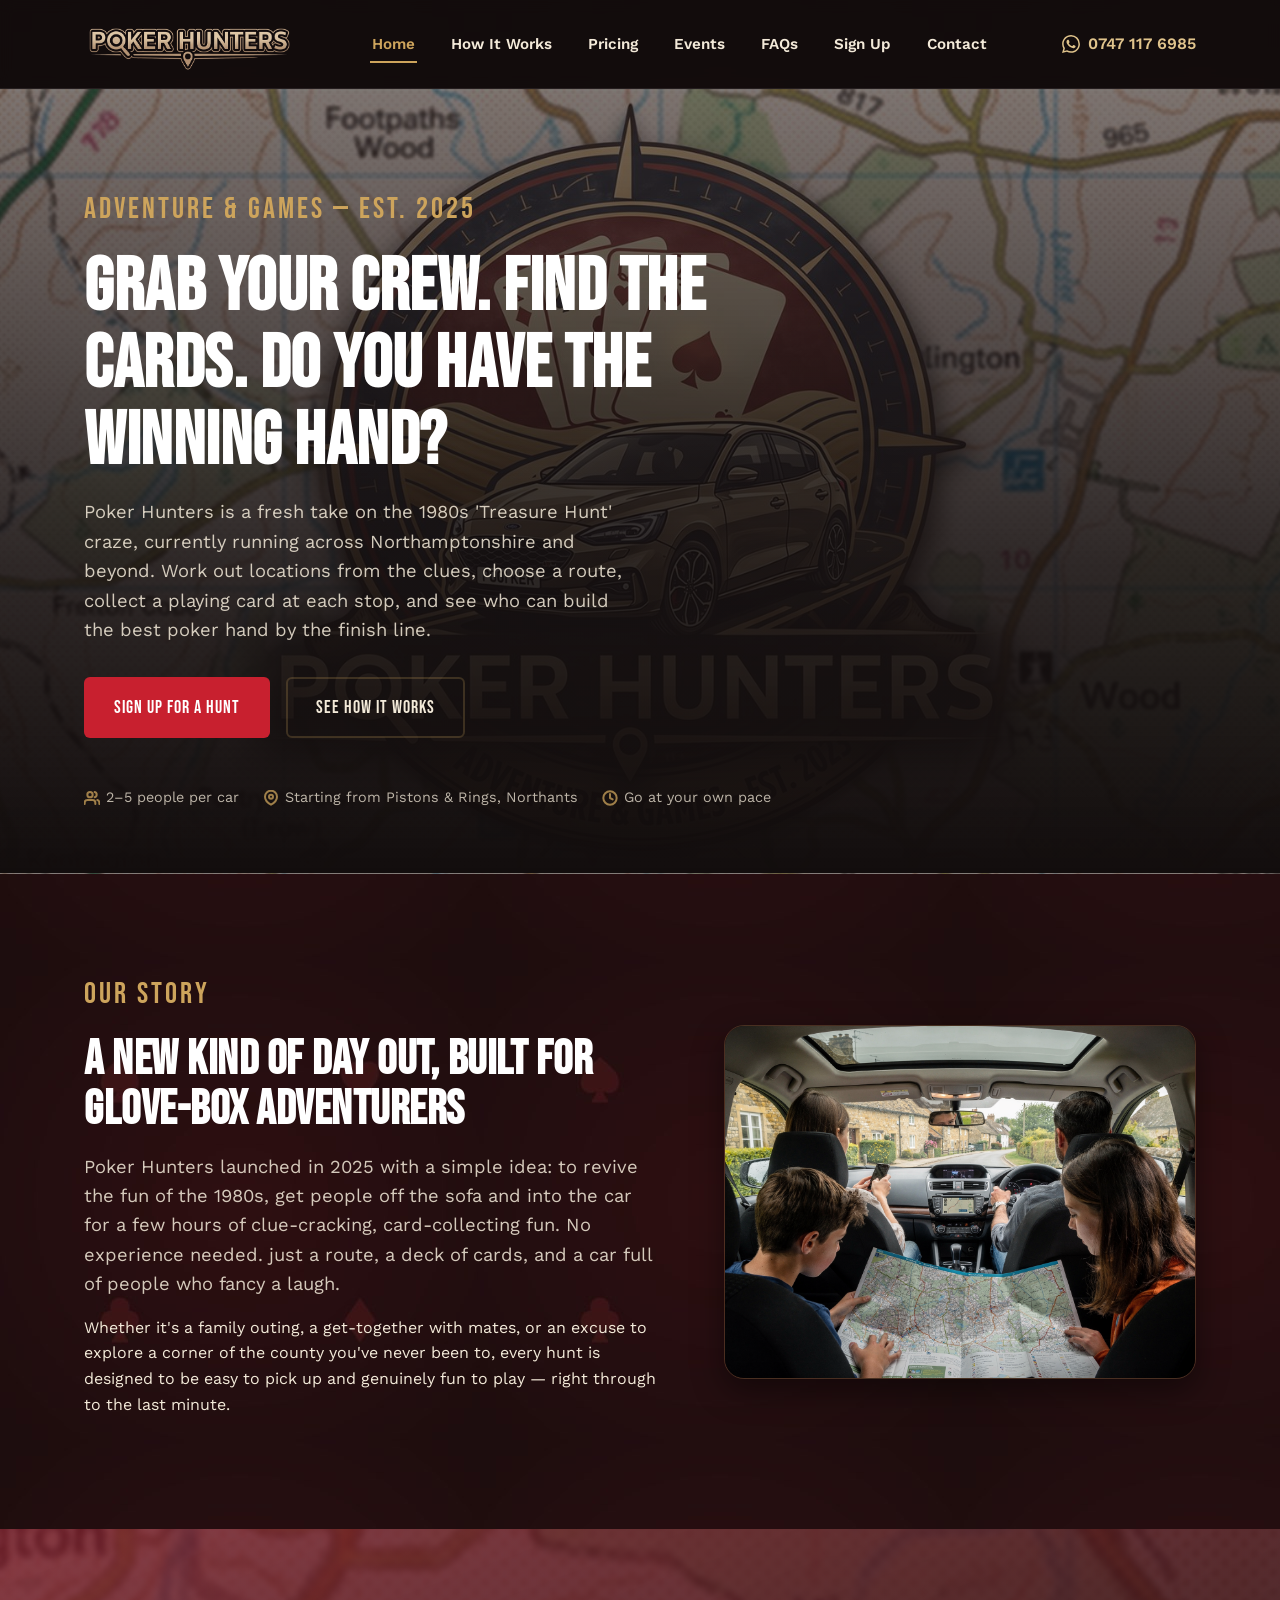
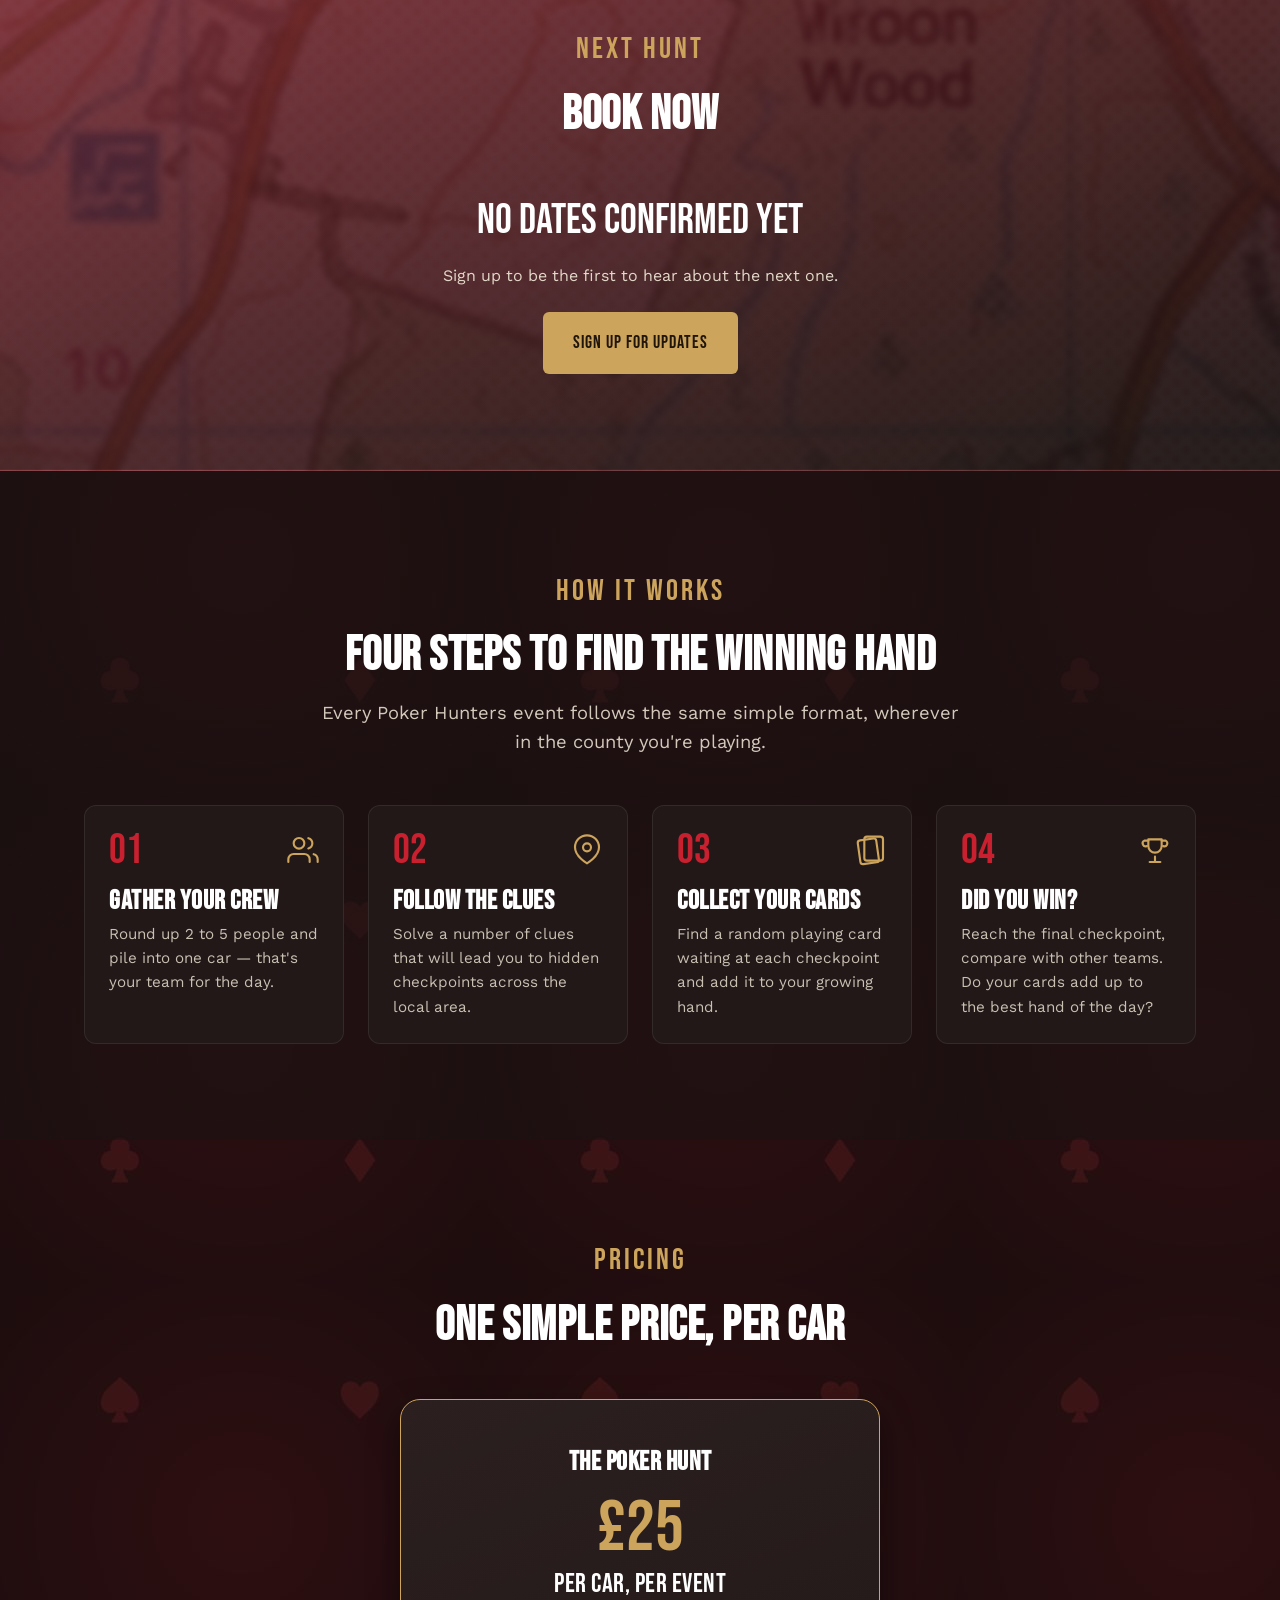
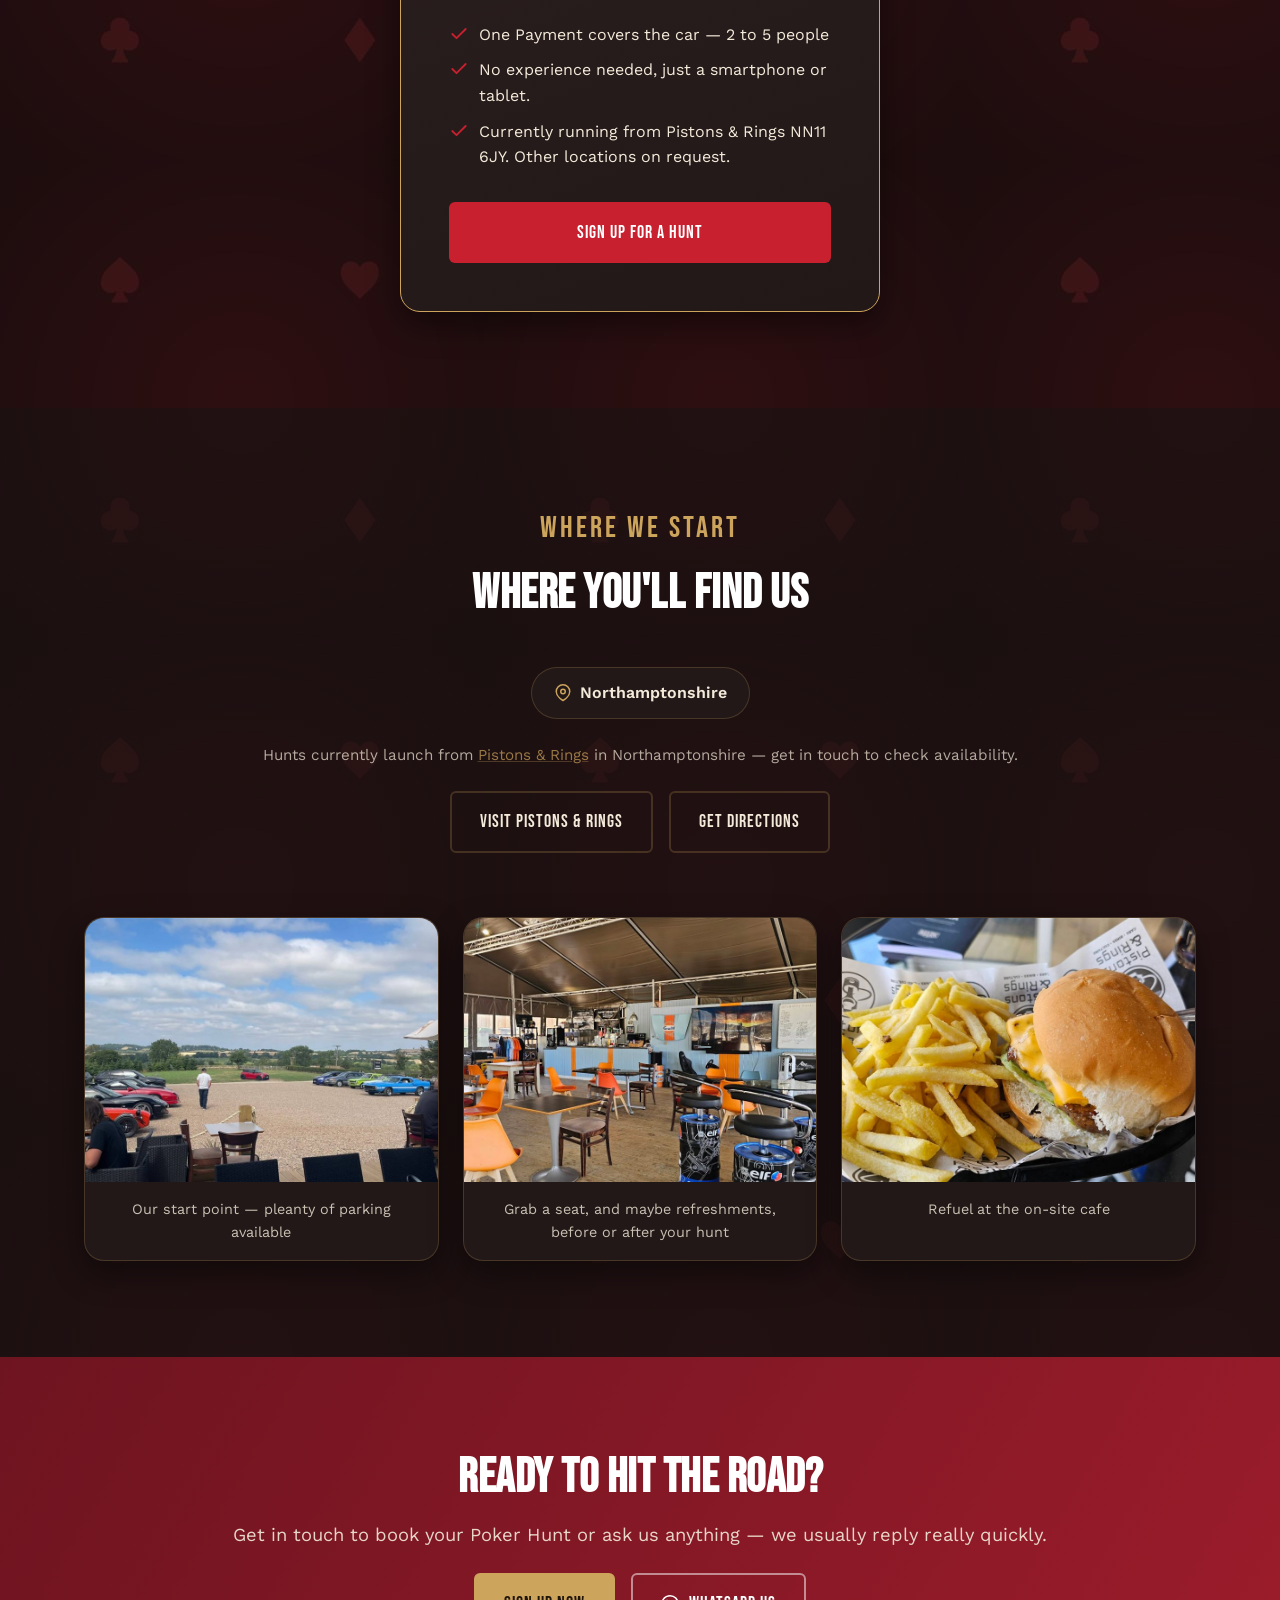
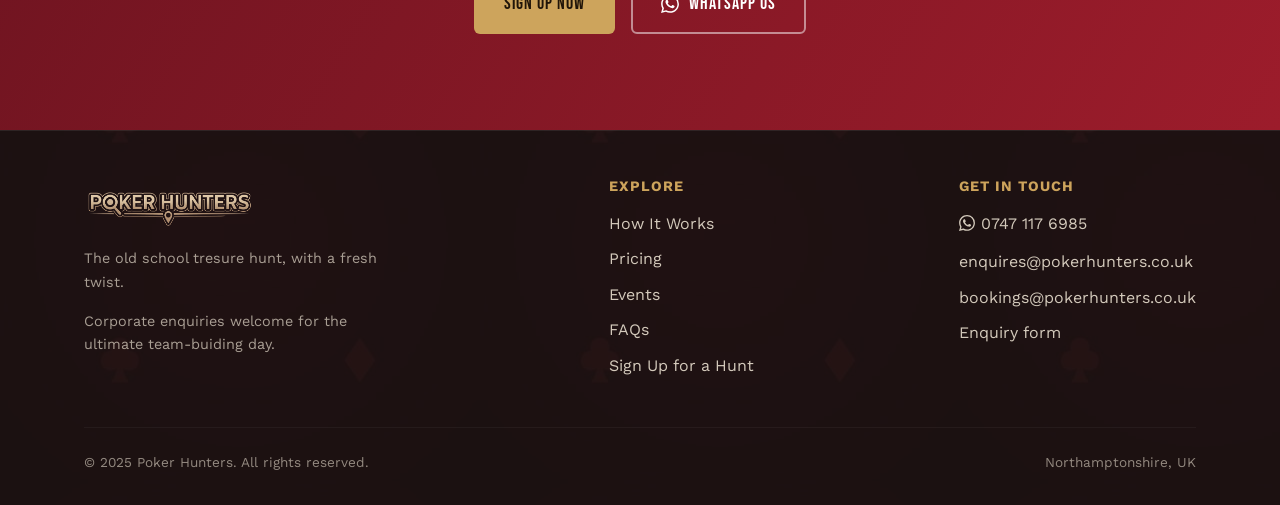
<file: index.html>
<!DOCTYPE html>
<html lang="en-GB">
<head>
<meta charset="UTF-8">
<meta name="viewport" content="width=device-width, initial-scale=1">
<title>Poker Hunters | Car-Based Poker Run Adventures in Northamptonshire</title>
<meta name="description" content="Poker Hunters is a fresh take on the 1980s 'Treasure Hunt' craze. Follow the clues, collect cards at checkpoints across Northamptonshire, and build your best poker hand. £25 per car. Launching from Pistons & Rings.">
<link rel="canonical" href="https://www.pokerhunters.co.uk/">
<meta property="og:type" content="website">
<meta property="og:url" content="https://www.pokerhunters.co.uk/">
<meta property="og:title" content="Poker Hunters | Car-Based Poker Run Adventures in Northamptonshire">
<meta property="og:description" content="Poker Hunters is a fresh take on the 1980s 'Treasure Hunt' craze. Follow the clues, collect cards at checkpoints across Northamptonshire, and build your best poker hand. £25 per car. Launching from Pistons & Rings.">
<meta property="og:image" content="https://www.pokerhunters.co.uk/Images/Header.jpg">
<meta name="twitter:card" content="summary_large_image">
<link rel="icon" type="image/png" href="Images/favicon.png">
<link rel="apple-touch-icon" href="Images/favicon.png">
<link rel="stylesheet" href="css/styles.css?v=20260913">
</head>
<body>

<header class="site-header">
  <nav class="nav" aria-label="Primary">
    <a href="index.html" class="nav__logo">
      <img src="Images/logo-noBG.png" alt="Poker Hunters" class="logo-img">
    </a>
    <button class="nav__toggle" id="navToggle" aria-expanded="false" aria-controls="navLinks" aria-label="Toggle menu">
      <svg viewBox="0 0 24 24" fill="none" stroke="currentColor" stroke-width="2" aria-hidden="true"><path d="M3 6h18M3 12h18M3 18h18" stroke-linecap="round"/></svg>
    </button>
    <ul class="nav__links" id="navLinks">
      <li><a href="index.html" aria-current="page">Home</a></li>
      <li><a href="index.html#how-it-works">How It Works</a></li>
      <li><a href="index.html#pricing">Pricing</a></li>
      <li><a href="events.html">Events</a></li>
      <li><a href="faq.html">FAQs</a></li>
      <li><a href="signup.html">Sign Up</a></li>
      <li><a href="contact.html">Contact</a></li>
    </ul>
    <div class="nav__actions">
      <a class="nav__call" href="https://wa.me/447471176985" target="_blank" rel="noopener">
        <svg viewBox="0 0 24 24" fill="currentColor" aria-hidden="true"><path d="M17.472 14.382c-.297-.149-1.758-.867-2.03-.967-.273-.099-.471-.148-.67.15-.197.297-.767.966-.94 1.164-.173.199-.347.223-.644.075-.297-.15-1.255-.463-2.39-1.475-.883-.788-1.48-1.761-1.653-2.059-.173-.297-.018-.458.13-.606.134-.133.298-.347.446-.52.149-.174.198-.298.298-.497.099-.198.05-.371-.025-.52-.075-.149-.669-1.612-.916-2.207-.242-.579-.487-.5-.669-.51-.173-.008-.371-.01-.57-.01-.198 0-.52.074-.792.372-.272.297-1.04 1.016-1.04 2.479 0 1.462 1.065 2.875 1.213 3.074.149.198 2.095 3.2 5.076 4.487.709.306 1.262.489 1.694.625.712.227 1.36.195 1.871.118.571-.085 1.758-.719 2.006-1.413.248-.694.248-1.289.173-1.413-.074-.124-.272-.198-.57-.347m-5.421 7.403h-.004a9.87 9.87 0 01-5.031-1.378l-.361-.214-3.741.982.998-3.648-.235-.374a9.86 9.86 0 01-1.51-5.26c.001-5.45 4.436-9.884 9.888-9.884 2.64 0 5.122 1.03 6.988 2.898a9.825 9.825 0 012.893 6.994c-.003 5.45-4.437 9.884-9.885 9.884m8.413-18.297A11.815 11.815 0 0012.05 0C5.495 0 .16 5.335.157 11.892c0 2.096.547 4.142 1.588 5.945L.057 24l6.305-1.654a11.882 11.882 0 005.683 1.448h.005c6.554 0 11.89-5.335 11.893-11.893a11.821 11.821 0 00-3.48-8.413"/></svg>
        <span>0747 117 6985</span>
      </a>
    </div>
  </nav>
</header>

<main>

  <!-- Hero -->
  <section class="hero" id="top">
    <div class="container">
      <div class="hero__content">
        <span class="eyebrow">Adventure &amp; Games — Est. 2025</span>
        <h1>Grab your crew. Find the cards. Do you have the winning hand?</h1>
        <p class="lede">Poker Hunters is a fresh take on the 1980s 'Treasure Hunt' craze, currently running across Northamptonshire and beyond. Work out locations from the clues, choose a route, collect a playing card at each stop, and see who can build the best poker hand by the finish line.</p>
        <div class="hero__ctas">
          <a href="signup.html" class="btn btn--primary">Sign Up for a Hunt</a>
          <a href="#how-it-works" class="btn btn--outline">See How It Works</a>
        </div>
        <div class="hero__meta">
          <span>
            <svg viewBox="0 0 24 24" fill="none" stroke="currentColor" stroke-width="3" aria-hidden="true"><path d="M17 21v-2a4 4 0 0 0-4-4H5a4 4 0 0 0-4 4v2" stroke-linecap="round" stroke-linejoin="round"/><circle cx="9" cy="7" r="4"/><path d="M23 21v-2a4 4 0 0 0-3-3.87M16 3.13a4 4 0 0 1 0 7.75" stroke-linecap="round" stroke-linejoin="round"/></svg>
            2–5 people per car
          </span>
          <span>
            <svg viewBox="0 0 24 24" fill="none" stroke="currentColor" stroke-width="3" aria-hidden="true"><path d="M21 10c0 7-9 12-9 12s-9-5-9-12a9 9 0 0 1 18 0z" stroke-linecap="round" stroke-linejoin="round"/><circle cx="12" cy="10" r="3"/></svg>
            Starting from Pistons &amp; Rings, Northants
          </span>
          <span>
            <svg viewBox="0 0 24 24" fill="none" stroke="currentColor" stroke-width="3" aria-hidden="true"><circle cx="12" cy="12" r="10"/><path d="M12 6v6l4 2" stroke-linecap="round" stroke-linejoin="round"/></svg>
            Go at your own pace
          </span>
        </div>
      </div>
    </div>
  </section>

  <!-- About -->
  <section class="section" id="about">
    <div class="container">
      <div class="about-grid">
        <div class="about-grid__text">
          <span class="eyebrow">Our Story</span>
          <h2>A new kind of day out, built for glove-box adventurers</h2>
          <p class="lede">Poker Hunters launched in 2025 with a simple idea: to revive the fun of the 1980s, get people off the sofa and into the car for a few hours of clue-cracking, card-collecting fun. No experience needed. just a route, a deck of cards, and a car full of people who fancy a laugh.</p>
          <p>Whether it's a family outing, a get-together with mates, or an excuse to explore a corner of the county you've never been to, every hunt is designed to be easy to pick up and genuinely fun to play — right through to the last minute.</p>
        </div>
        <div class="about-grid__media">
          <img src="Images/hf_20260908_155612_1ed68576-3805-468d-92de-bb5a3425e60d.png" alt="A family in a car reading a map together while out on a driving adventure">
        </div>
      </div>
    </div>
  </section>

  <!-- Next Event -->
  <section class="section next-event">
    <div class="container">
      <div class="section-head section-head--center">
        <span class="eyebrow">Next Hunt</span>
        <h2>Book Now</h2>
      </div>
      <div class="next-event__card" id="nextEvent">
        <p class="next-event__date">Loading…</p>
      </div>
    </div>
  </section>

  <!-- How it works -->
  <section class="section section--alt" id="how-it-works">
    <div class="container">
      <div class="section-head section-head--center">
        <span class="eyebrow">How It Works</span>
        <h2>Four steps to find the winning hand</h2>
        <p class="lede">Every Poker Hunters event follows the same simple format, wherever in the county you're playing.</p>
      </div>
      <div class="steps">
        <div class="step-card">
          <div class="step-card__head">
            <div class="step-card__num">01</div>
            <svg class="step-card__icon" viewBox="0 0 24 24" fill="none" stroke="currentColor" stroke-width="1.6" aria-hidden="true"><path d="M17 21v-2a4 4 0 0 0-4-4H5a4 4 0 0 0-4 4v2" stroke-linecap="round" stroke-linejoin="round"/><circle cx="9" cy="7" r="4"/><path d="M23 21v-2a4 4 0 0 0-3-3.87M16 3.13a4 4 0 0 1 0 7.75" stroke-linecap="round" stroke-linejoin="round"/></svg>
          </div>
          <h3>Gather your crew</h3>
          <p>Round up 2 to 5 people and pile into one car — that's your team for the day.</p>
        </div>
        <div class="step-card">
          <div class="step-card__head">
            <div class="step-card__num">02</div>
            <svg class="step-card__icon" viewBox="0 0 24 24" fill="none" stroke="currentColor" stroke-width="1.6" aria-hidden="true"><path d="M21 10c0 7-9 12-9 12s-9-5-9-12a9 9 0 0 1 18 0z" stroke-linecap="round" stroke-linejoin="round"/><circle cx="12" cy="10" r="3"/></svg>
          </div>
          <h3>Follow the clues</h3>
          <p>Solve a number of clues that will lead you to hidden checkpoints across the local area.</p>
        </div>
        <div class="step-card">
          <div class="step-card__head">
            <div class="step-card__num">03</div>
            <svg class="step-card__icon" viewBox="0 0 24 24" fill="none" stroke="currentColor" stroke-width="1.6" aria-hidden="true"><rect x="3" y="4" width="14" height="18" rx="2" transform="rotate(-8 10 13)"/><rect x="7" y="2" width="14" height="18" rx="2" fill="none"/></svg>
          </div>
          <h3>Collect your cards</h3>
          <p>Find a random playing card waiting at each checkpoint and add it to your growing hand.</p>
        </div>
        <div class="step-card">
          <div class="step-card__head">
            <div class="step-card__num">04</div>
            <svg class="step-card__icon" viewBox="0 0 24 24" fill="none" stroke="currentColor" stroke-width="1.6" aria-hidden="true"><path d="M8 21h8M12 17v4M7 4h10v5a5 5 0 0 1-10 0V4z" stroke-linecap="round" stroke-linejoin="round"/><path d="M17 5h3a2 2 0 0 1-2 4M7 5H4a2 2 0 0 0 2 4" stroke-linecap="round" stroke-linejoin="round"/></svg>
          </div>
          <h3>Did you win?</h3>
          <p>Reach the final checkpoint, compare with other teams. Do your cards add up to the best hand of the day?</p>
        </div>
      </div>
    </div>
  </section>

  <!-- Pricing -->
  <section class="section" id="pricing">
    <div class="container">
      <div class="section-head section-head--center">
        <span class="eyebrow">Pricing</span>
        <h2>One simple price, per car</h2>
      </div>
      <div class="pricing-card">
        <h3>The Poker Hunt</h3>
        <div class="pricing-card__price">£25<span>per car, per event</span></div>
        <ul class="pricing-card__list">
          <li>
            <svg viewBox="0 0 24 24" fill="none" stroke="currentColor" stroke-width="2.2" aria-hidden="true"><path d="M20 6L9 17l-5-5" stroke-linecap="round" stroke-linejoin="round"/></svg>
            One Payment covers the car — 2 to 5 people
          </li>         
          <li>
            <svg viewBox="0 0 24 24" fill="none" stroke="currentColor" stroke-width="2.2" aria-hidden="true"><path d="M20 6L9 17l-5-5" stroke-linecap="round" stroke-linejoin="round"/></svg>
            No experience needed, just a smartphone or tablet.
          </li>
          <li>
            <svg viewBox="0 0 24 24" fill="none" stroke="currentColor" stroke-width="2.2" aria-hidden="true"><path d="M20 6L9 17l-5-5" stroke-linecap="round" stroke-linejoin="round"/></svg>
            Currently running from Pistons &amp; Rings NN11 6JY. Other locations on request.
          </li>
        </ul>
        <a href="signup.html" class="btn btn--primary btn--block">Sign Up for a Hunt</a>
      </div>
    </div>
  </section>

  <!-- Areas -->
  <section class="section section--alt" id="areas">
    <div class="container">
      <div class="section-head section-head--center">
        <span class="eyebrow">Where We Start</span>
        <h2>Where you'll find us</h2>
      </div>
      <div class="areas-list">
        <span class="area-chip">
          <svg viewBox="0 0 24 24" fill="none" stroke="currentColor" stroke-width="2" aria-hidden="true"><path d="M21 10c0 7-9 12-9 12s-9-5-9-12a9 9 0 0 1 18 0z" stroke-linecap="round" stroke-linejoin="round"/><circle cx="12" cy="10" r="3"/></svg>
          Northamptonshire
        </span>
      </div>
      <p class="areas-note">Hunts currently launch from <a href="https://pistonsandrings.com/" target="_blank" rel="noopener">Pistons &amp; Rings</a> in Northamptonshire — get in touch to check availability.</p>
      <div class="areas-ctas">
        <a href="https://pistonsandrings.com/" target="_blank" rel="noopener" class="btn btn--outline">Visit Pistons &amp; Rings</a>
        <a href="https://www.google.com/maps/search/?api=1&query=Pistons+and+Rings" target="_blank" rel="noopener" class="btn btn--outline">Get Directions</a>
      </div>
      <div class="venue-gallery">
        <figure>
          <img src="Images/pr3-web.jpg" alt="The car park at Pistons & Rings, filled with classic and sports cars, overlooking the Northamptonshire countryside" loading="lazy">
          <figcaption>Our start point — pleanty of parking available</figcaption>
        </figure>
        <figure>
          <img src="Images/pr1-web.jpg" alt="Inside the Pistons & Rings clubhouse, with motorsport-themed seating and a racing sim in the corner" loading="lazy">
          <figcaption>Grab a seat, and maybe refreshments, before or after your hunt</figcaption>
        </figure>
        <figure>
          <img src="Images/pr0-web.jpg" alt="A burger and chips served in Pistons & Rings branded packaging" loading="lazy">
          <figcaption>Refuel at the on-site cafe</figcaption>
        </figure>
      </div>
    </div>
  </section>

  <!-- CTA banner -->
  <section class="section cta-banner">
    <div class="container">
      <h2>Ready to hit the road?</h2>
      <p class="lede">Get in touch to book your Poker Hunt or ask us anything — we usually reply really quickly.</p>
      <div class="cta-banner__ctas">
        <a href="signup.html" class="btn btn--gold">Sign Up Now</a>
        <a href="https://wa.me/447471176985" target="_blank" rel="noopener" class="btn btn--outline"><svg viewBox="0 0 24 24" fill="currentColor" aria-hidden="true"><path d="M17.472 14.382c-.297-.149-1.758-.867-2.03-.967-.273-.099-.471-.148-.67.15-.197.297-.767.966-.94 1.164-.173.199-.347.223-.644.075-.297-.15-1.255-.463-2.39-1.475-.883-.788-1.48-1.761-1.653-2.059-.173-.297-.018-.458.13-.606.134-.133.298-.347.446-.52.149-.174.198-.298.298-.497.099-.198.05-.371-.025-.52-.075-.149-.669-1.612-.916-2.207-.242-.579-.487-.5-.669-.51-.173-.008-.371-.01-.57-.01-.198 0-.52.074-.792.372-.272.297-1.04 1.016-1.04 2.479 0 1.462 1.065 2.875 1.213 3.074.149.198 2.095 3.2 5.076 4.487.709.306 1.262.489 1.694.625.712.227 1.36.195 1.871.118.571-.085 1.758-.719 2.006-1.413.248-.694.248-1.289.173-1.413-.074-.124-.272-.198-.57-.347m-5.421 7.403h-.004a9.87 9.87 0 01-5.031-1.378l-.361-.214-3.741.982.998-3.648-.235-.374a9.86 9.86 0 01-1.51-5.26c.001-5.45 4.436-9.884 9.888-9.884 2.64 0 5.122 1.03 6.988 2.898a9.825 9.825 0 012.893 6.994c-.003 5.45-4.437 9.884-9.885 9.884m8.413-18.297A11.815 11.815 0 0012.05 0C5.495 0 .16 5.335.157 11.892c0 2.096.547 4.142 1.588 5.945L.057 24l6.305-1.654a11.882 11.882 0 005.683 1.448h.005c6.554 0 11.89-5.335 11.893-11.893a11.821 11.821 0 00-3.48-8.413"/></svg>WhatsApp Us</a>
      </div>
    </div>
  </section>

</main>

<footer class="site-footer">
  <div class="container">
    <div class="footer-grid">
      <div class="footer-brand">
        <img src="Images/logo-noBG.png" alt="Poker Hunters" class="logo-img">
        <p>The old school tresure hunt, with a fresh twist.</p><p>Corporate enquiries welcome for the ultimate team-buiding day.</p>
      </div>
      <div class="footer-col">
        <h4>Explore</h4>
        <ul>
          <li><a href="index.html#how-it-works">How It Works</a></li>
          <li><a href="index.html#pricing">Pricing</a></li>
          <li><a href="events.html">Events</a></li>
          <li><a href="faq.html">FAQs</a></li>
          <li><a href="signup.html">Sign Up for a Hunt</a></li>
        </ul>
      </div>
      <div class="footer-col">
        <h4>Get In Touch</h4>
        <ul>
          <li><a href="https://wa.me/447471176985" target="_blank" rel="noopener" style="display:inline-flex;align-items:center;gap:6px;"><svg viewBox="0 0 24 24" fill="currentColor" aria-hidden="true" style="width:16px;height:16px;flex-shrink:0;"><path d="M17.472 14.382c-.297-.149-1.758-.867-2.03-.967-.273-.099-.471-.148-.67.15-.197.297-.767.966-.94 1.164-.173.199-.347.223-.644.075-.297-.15-1.255-.463-2.39-1.475-.883-.788-1.48-1.761-1.653-2.059-.173-.297-.018-.458.13-.606.134-.133.298-.347.446-.52.149-.174.198-.298.298-.497.099-.198.05-.371-.025-.52-.075-.149-.669-1.612-.916-2.207-.242-.579-.487-.5-.669-.51-.173-.008-.371-.01-.57-.01-.198 0-.52.074-.792.372-.272.297-1.04 1.016-1.04 2.479 0 1.462 1.065 2.875 1.213 3.074.149.198 2.095 3.2 5.076 4.487.709.306 1.262.489 1.694.625.712.227 1.36.195 1.871.118.571-.085 1.758-.719 2.006-1.413.248-.694.248-1.289.173-1.413-.074-.124-.272-.198-.57-.347m-5.421 7.403h-.004a9.87 9.87 0 01-5.031-1.378l-.361-.214-3.741.982.998-3.648-.235-.374a9.86 9.86 0 01-1.51-5.26c.001-5.45 4.436-9.884 9.888-9.884 2.64 0 5.122 1.03 6.988 2.898a9.825 9.825 0 012.893 6.994c-.003 5.45-4.437 9.884-9.885 9.884m8.413-18.297A11.815 11.815 0 0012.05 0C5.495 0 .16 5.335.157 11.892c0 2.096.547 4.142 1.588 5.945L.057 24l6.305-1.654a11.882 11.882 0 005.683 1.448h.005c6.554 0 11.89-5.335 11.893-11.893a11.821 11.821 0 00-3.48-8.413"/></svg>0747 117 6985</a></li>
          <li><a href="mailto:enquires@pokerhunters.co.uk">enquires@pokerhunters.co.uk</a></li>
          <li><a href="mailto:bookings@pokerhunters.co.uk">bookings@pokerhunters.co.uk</a></li>
          <li><a href="contact.html">Enquiry form</a></li>
        </ul>
      </div>
    </div>
    <div class="footer-bottom">
      <span>&copy; 2025 Poker Hunters. All rights reserved.</span>
      <span>Northamptonshire, UK</span>
    </div>
  </div>
</footer>

<script src="js/events.js?v=20260913"></script>
<script src="js/main.js?v=20260913"></script>
</body>
</html>
</file>
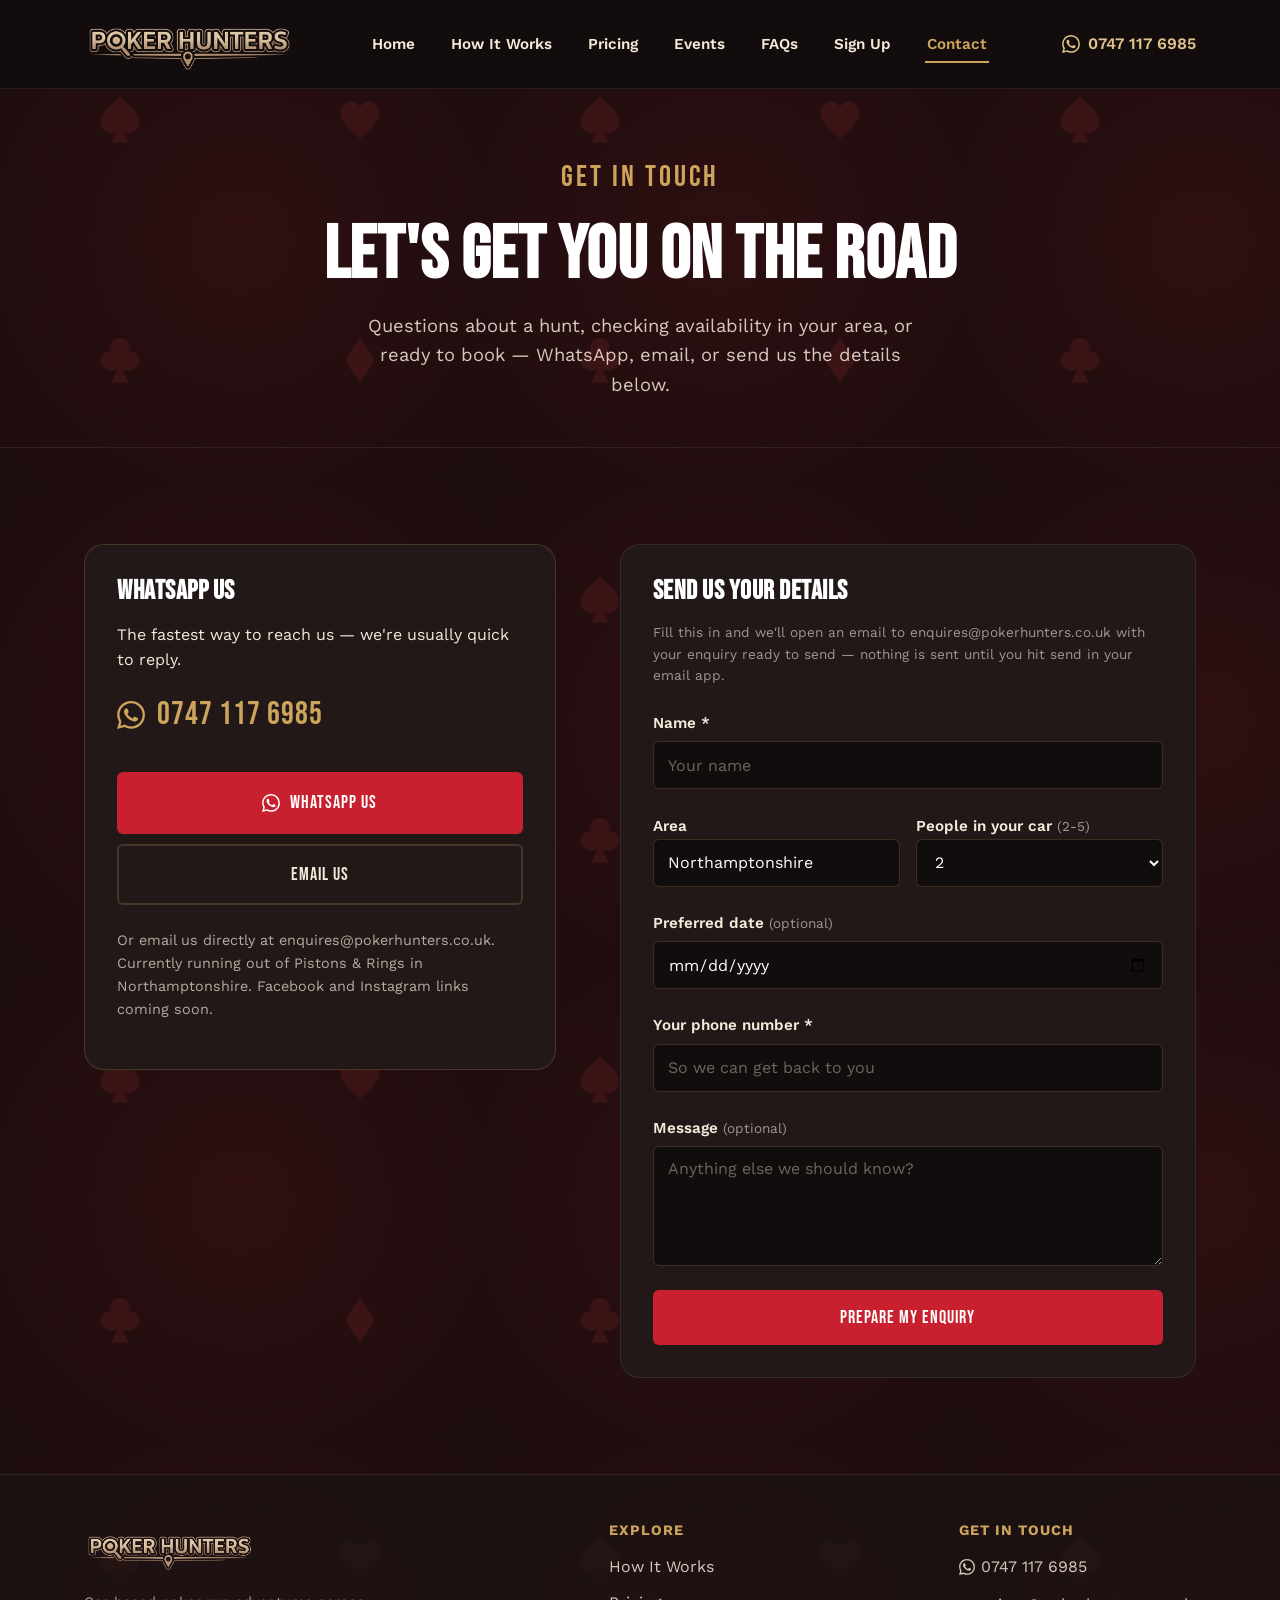
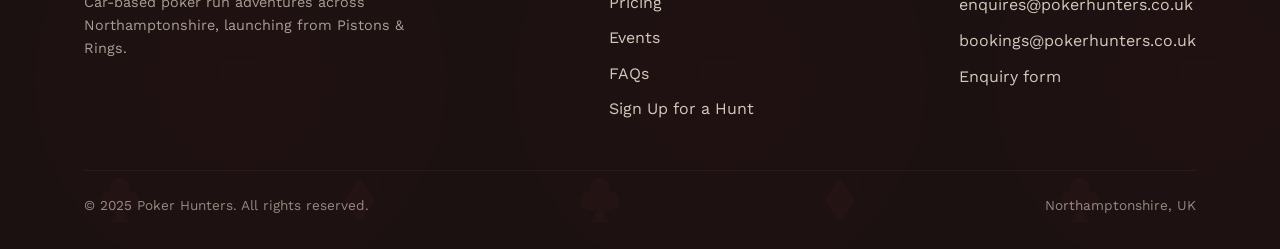
<file: contact.html>
<!DOCTYPE html>
<html lang="en-GB">
<head>
<meta charset="UTF-8">
<meta name="viewport" content="width=device-width, initial-scale=1">
<title>Contact & Enquiries | Poker Hunters</title>
<meta name="description" content="Get in touch with Poker Hunters to book or ask about a car-based poker run adventure in Northamptonshire, launching from Pistons & Rings. WhatsApp or email enquires@pokerhunters.co.uk.">
<link rel="canonical" href="https://www.pokerhunters.co.uk/contact.html">
<meta property="og:type" content="website">
<meta property="og:url" content="https://www.pokerhunters.co.uk/contact.html">
<meta property="og:title" content="Contact & Enquiries | Poker Hunters">
<meta property="og:description" content="Get in touch with Poker Hunters to book or ask about a car-based poker run adventure in Northamptonshire, launching from Pistons & Rings. WhatsApp or email enquires@pokerhunters.co.uk.">
<meta property="og:image" content="https://www.pokerhunters.co.uk/Images/Header.jpg">
<meta name="twitter:card" content="summary_large_image">
<link rel="icon" type="image/png" href="Images/favicon.png">
<link rel="apple-touch-icon" href="Images/favicon.png">
<link rel="stylesheet" href="css/styles.css?v=20260913">
</head>
<body>

<header class="site-header">
  <nav class="nav" aria-label="Primary">
    <a href="index.html" class="nav__logo">
      <img src="Images/logo-noBG.png" alt="Poker Hunters" class="logo-img">
    </a>
    <button class="nav__toggle" id="navToggle" aria-expanded="false" aria-controls="navLinks" aria-label="Toggle menu">
      <svg viewBox="0 0 24 24" fill="none" stroke="currentColor" stroke-width="2" aria-hidden="true"><path d="M3 6h18M3 12h18M3 18h18" stroke-linecap="round"/></svg>
    </button>
    <ul class="nav__links" id="navLinks">
      <li><a href="index.html">Home</a></li>
      <li><a href="index.html#how-it-works">How It Works</a></li>
      <li><a href="index.html#pricing">Pricing</a></li>
      <li><a href="events.html">Events</a></li>
      <li><a href="faq.html">FAQs</a></li>
      <li><a href="signup.html">Sign Up</a></li>
      <li><a href="contact.html" aria-current="page">Contact</a></li>
    </ul>
    <div class="nav__actions">
      <a class="nav__call" href="https://wa.me/447471176985" target="_blank" rel="noopener">
        <svg viewBox="0 0 24 24" fill="currentColor" aria-hidden="true"><path d="M17.472 14.382c-.297-.149-1.758-.867-2.03-.967-.273-.099-.471-.148-.67.15-.197.297-.767.966-.94 1.164-.173.199-.347.223-.644.075-.297-.15-1.255-.463-2.39-1.475-.883-.788-1.48-1.761-1.653-2.059-.173-.297-.018-.458.13-.606.134-.133.298-.347.446-.52.149-.174.198-.298.298-.497.099-.198.05-.371-.025-.52-.075-.149-.669-1.612-.916-2.207-.242-.579-.487-.5-.669-.51-.173-.008-.371-.01-.57-.01-.198 0-.52.074-.792.372-.272.297-1.04 1.016-1.04 2.479 0 1.462 1.065 2.875 1.213 3.074.149.198 2.095 3.2 5.076 4.487.709.306 1.262.489 1.694.625.712.227 1.36.195 1.871.118.571-.085 1.758-.719 2.006-1.413.248-.694.248-1.289.173-1.413-.074-.124-.272-.198-.57-.347m-5.421 7.403h-.004a9.87 9.87 0 01-5.031-1.378l-.361-.214-3.741.982.998-3.648-.235-.374a9.86 9.86 0 01-1.51-5.26c.001-5.45 4.436-9.884 9.888-9.884 2.64 0 5.122 1.03 6.988 2.898a9.825 9.825 0 012.893 6.994c-.003 5.45-4.437 9.884-9.885 9.884m8.413-18.297A11.815 11.815 0 0012.05 0C5.495 0 .16 5.335.157 11.892c0 2.096.547 4.142 1.588 5.945L.057 24l6.305-1.654a11.882 11.882 0 005.683 1.448h.005c6.554 0 11.89-5.335 11.893-11.893a11.821 11.821 0 00-3.48-8.413"/></svg>
        <span>0747 117 6985</span>
      </a>
    </div>
  </nav>
</header>

<main>

  <section class="page-hero">
    <div class="container">
      <span class="eyebrow">Get In Touch</span>
      <h1>Let's get you on the road</h1>
      <p class="lede" style="max-width:560px; margin:0 auto;">Questions about a hunt, checking availability in your area, or ready to book — WhatsApp, email, or send us the details below.</p>
    </div>
  </section>

  <section class="section">
    <div class="container">
      <div class="contact-grid">

        <div class="contact-card">
          <h3>WhatsApp Us</h3>
          <p>The fastest way to reach us — we're usually quick to reply.</p>
          <a class="phone-link" href="https://wa.me/447471176985" target="_blank" rel="noopener">
            <svg viewBox="0 0 24 24" fill="currentColor" aria-hidden="true"><path d="M17.472 14.382c-.297-.149-1.758-.867-2.03-.967-.273-.099-.471-.148-.67.15-.197.297-.767.966-.94 1.164-.173.199-.347.223-.644.075-.297-.15-1.255-.463-2.39-1.475-.883-.788-1.48-1.761-1.653-2.059-.173-.297-.018-.458.13-.606.134-.133.298-.347.446-.52.149-.174.198-.298.298-.497.099-.198.05-.371-.025-.52-.075-.149-.669-1.612-.916-2.207-.242-.579-.487-.5-.669-.51-.173-.008-.371-.01-.57-.01-.198 0-.52.074-.792.372-.272.297-1.04 1.016-1.04 2.479 0 1.462 1.065 2.875 1.213 3.074.149.198 2.095 3.2 5.076 4.487.709.306 1.262.489 1.694.625.712.227 1.36.195 1.871.118.571-.085 1.758-.719 2.006-1.413.248-.694.248-1.289.173-1.413-.074-.124-.272-.198-.57-.347m-5.421 7.403h-.004a9.87 9.87 0 01-5.031-1.378l-.361-.214-3.741.982.998-3.648-.235-.374a9.86 9.86 0 01-1.51-5.26c.001-5.45 4.436-9.884 9.888-9.884 2.64 0 5.122 1.03 6.988 2.898a9.825 9.825 0 012.893 6.994c-.003 5.45-4.437 9.884-9.885 9.884m8.413-18.297A11.815 11.815 0 0012.05 0C5.495 0 .16 5.335.157 11.892c0 2.096.547 4.142 1.588 5.945L.057 24l6.305-1.654a11.882 11.882 0 005.683 1.448h.005c6.554 0 11.89-5.335 11.893-11.893a11.821 11.821 0 00-3.48-8.413"/></svg>
            0747 117 6985
          </a>
          <a href="https://wa.me/447471176985" target="_blank" rel="noopener" class="btn btn--primary btn--block"><svg viewBox="0 0 24 24" fill="currentColor" aria-hidden="true"><path d="M17.472 14.382c-.297-.149-1.758-.867-2.03-.967-.273-.099-.471-.148-.67.15-.197.297-.767.966-.94 1.164-.173.199-.347.223-.644.075-.297-.15-1.255-.463-2.39-1.475-.883-.788-1.48-1.761-1.653-2.059-.173-.297-.018-.458.13-.606.134-.133.298-.347.446-.52.149-.174.198-.298.298-.497.099-.198.05-.371-.025-.52-.075-.149-.669-1.612-.916-2.207-.242-.579-.487-.5-.669-.51-.173-.008-.371-.01-.57-.01-.198 0-.52.074-.792.372-.272.297-1.04 1.016-1.04 2.479 0 1.462 1.065 2.875 1.213 3.074.149.198 2.095 3.2 5.076 4.487.709.306 1.262.489 1.694.625.712.227 1.36.195 1.871.118.571-.085 1.758-.719 2.006-1.413.248-.694.248-1.289.173-1.413-.074-.124-.272-.198-.57-.347m-5.421 7.403h-.004a9.87 9.87 0 01-5.031-1.378l-.361-.214-3.741.982.998-3.648-.235-.374a9.86 9.86 0 01-1.51-5.26c.001-5.45 4.436-9.884 9.888-9.884 2.64 0 5.122 1.03 6.988 2.898a9.825 9.825 0 012.893 6.994c-.003 5.45-4.437 9.884-9.885 9.884m8.413-18.297A11.815 11.815 0 0012.05 0C5.495 0 .16 5.335.157 11.892c0 2.096.547 4.142 1.588 5.945L.057 24l6.305-1.654a11.882 11.882 0 005.683 1.448h.005c6.554 0 11.89-5.335 11.893-11.893a11.821 11.821 0 00-3.48-8.413"/></svg>WhatsApp Us</a>
          <a href="mailto:enquires@pokerhunters.co.uk" class="btn btn--outline btn--block" style="margin-top:10px;">Email Us</a>
          <p class="contact-card__note">Or email us directly at <a href="mailto:enquires@pokerhunters.co.uk">enquires@pokerhunters.co.uk</a>. Currently running out of <a href="https://pistonsandrings.com/" target="_blank" rel="noopener">Pistons &amp; Rings</a> in Northamptonshire. Facebook and Instagram links coming soon.</p>
        </div>

        <div class="form-card">
          <h3>Send Us Your Details</h3>
          <p class="required-note">Fill this in and we'll open an email to enquires@pokerhunters.co.uk with your enquiry ready to send — nothing is sent until you hit send in your email app.</p>
          <form id="enquiryForm" novalidate>
            <div class="form-row">
              <label for="name">Name <span aria-hidden="true">*</span></label>
              <input type="text" id="name" name="name" autocomplete="name" required placeholder="Your name">
            </div>
            <div class="form-row form-row--split">
              <div>
                <label for="area">Area</label>
                <input type="text" id="area" name="area" value="Northamptonshire" readonly>
              </div>
              <div>
                <label for="people">People in your car <span class="hint">(2-5)</span></label>
                <select id="people" name="people">
                  <option value="2">2</option>
                  <option value="3">3</option>
                  <option value="4">4</option>
                  <option value="5">5</option>
                </select>
              </div>
            </div>
            <div class="form-row">
              <label for="date">Preferred date <span class="hint">(optional)</span></label>
              <input type="date" id="date" name="date" autocomplete="off">
            </div>
            <div class="form-row">
              <label for="phone">Your phone number <span aria-hidden="true">*</span></label>
              <input type="tel" id="phone" name="phone" autocomplete="tel" required placeholder="So we can get back to you">
            </div>
            <div class="form-row">
              <label for="message">Message <span class="hint">(optional)</span></label>
              <textarea id="message" name="message" placeholder="Anything else we should know?"></textarea>
            </div>
            <button type="submit" class="btn btn--primary btn--block">Prepare My Enquiry</button>
            <p class="form-status" id="formStatus" role="status"></p>
          </form>
        </div>

      </div>
    </div>
  </section>

</main>

<footer class="site-footer">
  <div class="container">
    <div class="footer-grid">
      <div class="footer-brand">
        <img src="Images/logo-noBG.png" alt="Poker Hunters" class="logo-img">
        <p>Car-based poker run adventures across Northamptonshire, launching from Pistons &amp; Rings.</p>
      </div>
      <div class="footer-col">
        <h4>Explore</h4>
        <ul>
          <li><a href="index.html#how-it-works">How It Works</a></li>
          <li><a href="index.html#pricing">Pricing</a></li>
      <li><a href="events.html">Events</a></li>
              <li><a href="faq.html">FAQs</a></li>
          <li><a href="signup.html">Sign Up for a Hunt</a></li>
        </ul>
      </div>
      <div class="footer-col">
        <h4>Get In Touch</h4>
        <ul>
          <li><a href="https://wa.me/447471176985" target="_blank" rel="noopener" style="display:inline-flex;align-items:center;gap:6px;"><svg viewBox="0 0 24 24" fill="currentColor" aria-hidden="true" style="width:16px;height:16px;flex-shrink:0;"><path d="M17.472 14.382c-.297-.149-1.758-.867-2.03-.967-.273-.099-.471-.148-.67.15-.197.297-.767.966-.94 1.164-.173.199-.347.223-.644.075-.297-.15-1.255-.463-2.39-1.475-.883-.788-1.48-1.761-1.653-2.059-.173-.297-.018-.458.13-.606.134-.133.298-.347.446-.52.149-.174.198-.298.298-.497.099-.198.05-.371-.025-.52-.075-.149-.669-1.612-.916-2.207-.242-.579-.487-.5-.669-.51-.173-.008-.371-.01-.57-.01-.198 0-.52.074-.792.372-.272.297-1.04 1.016-1.04 2.479 0 1.462 1.065 2.875 1.213 3.074.149.198 2.095 3.2 5.076 4.487.709.306 1.262.489 1.694.625.712.227 1.36.195 1.871.118.571-.085 1.758-.719 2.006-1.413.248-.694.248-1.289.173-1.413-.074-.124-.272-.198-.57-.347m-5.421 7.403h-.004a9.87 9.87 0 01-5.031-1.378l-.361-.214-3.741.982.998-3.648-.235-.374a9.86 9.86 0 01-1.51-5.26c.001-5.45 4.436-9.884 9.888-9.884 2.64 0 5.122 1.03 6.988 2.898a9.825 9.825 0 012.893 6.994c-.003 5.45-4.437 9.884-9.885 9.884m8.413-18.297A11.815 11.815 0 0012.05 0C5.495 0 .16 5.335.157 11.892c0 2.096.547 4.142 1.588 5.945L.057 24l6.305-1.654a11.882 11.882 0 005.683 1.448h.005c6.554 0 11.89-5.335 11.893-11.893a11.821 11.821 0 00-3.48-8.413"/></svg>0747 117 6985</a></li>
          <li><a href="mailto:enquires@pokerhunters.co.uk">enquires@pokerhunters.co.uk</a></li>
          <li><a href="mailto:bookings@pokerhunters.co.uk">bookings@pokerhunters.co.uk</a></li>
          <li><a href="contact.html">Enquiry form</a></li>
        </ul>
      </div>
    </div>
    <div class="footer-bottom">
      <span>&copy; 2025 Poker Hunters. All rights reserved.</span>
      <span>Northamptonshire, UK</span>
    </div>
  </div>
</footer>

<script src="js/main.js?v=20260913"></script>
</body>
</html>
</file>
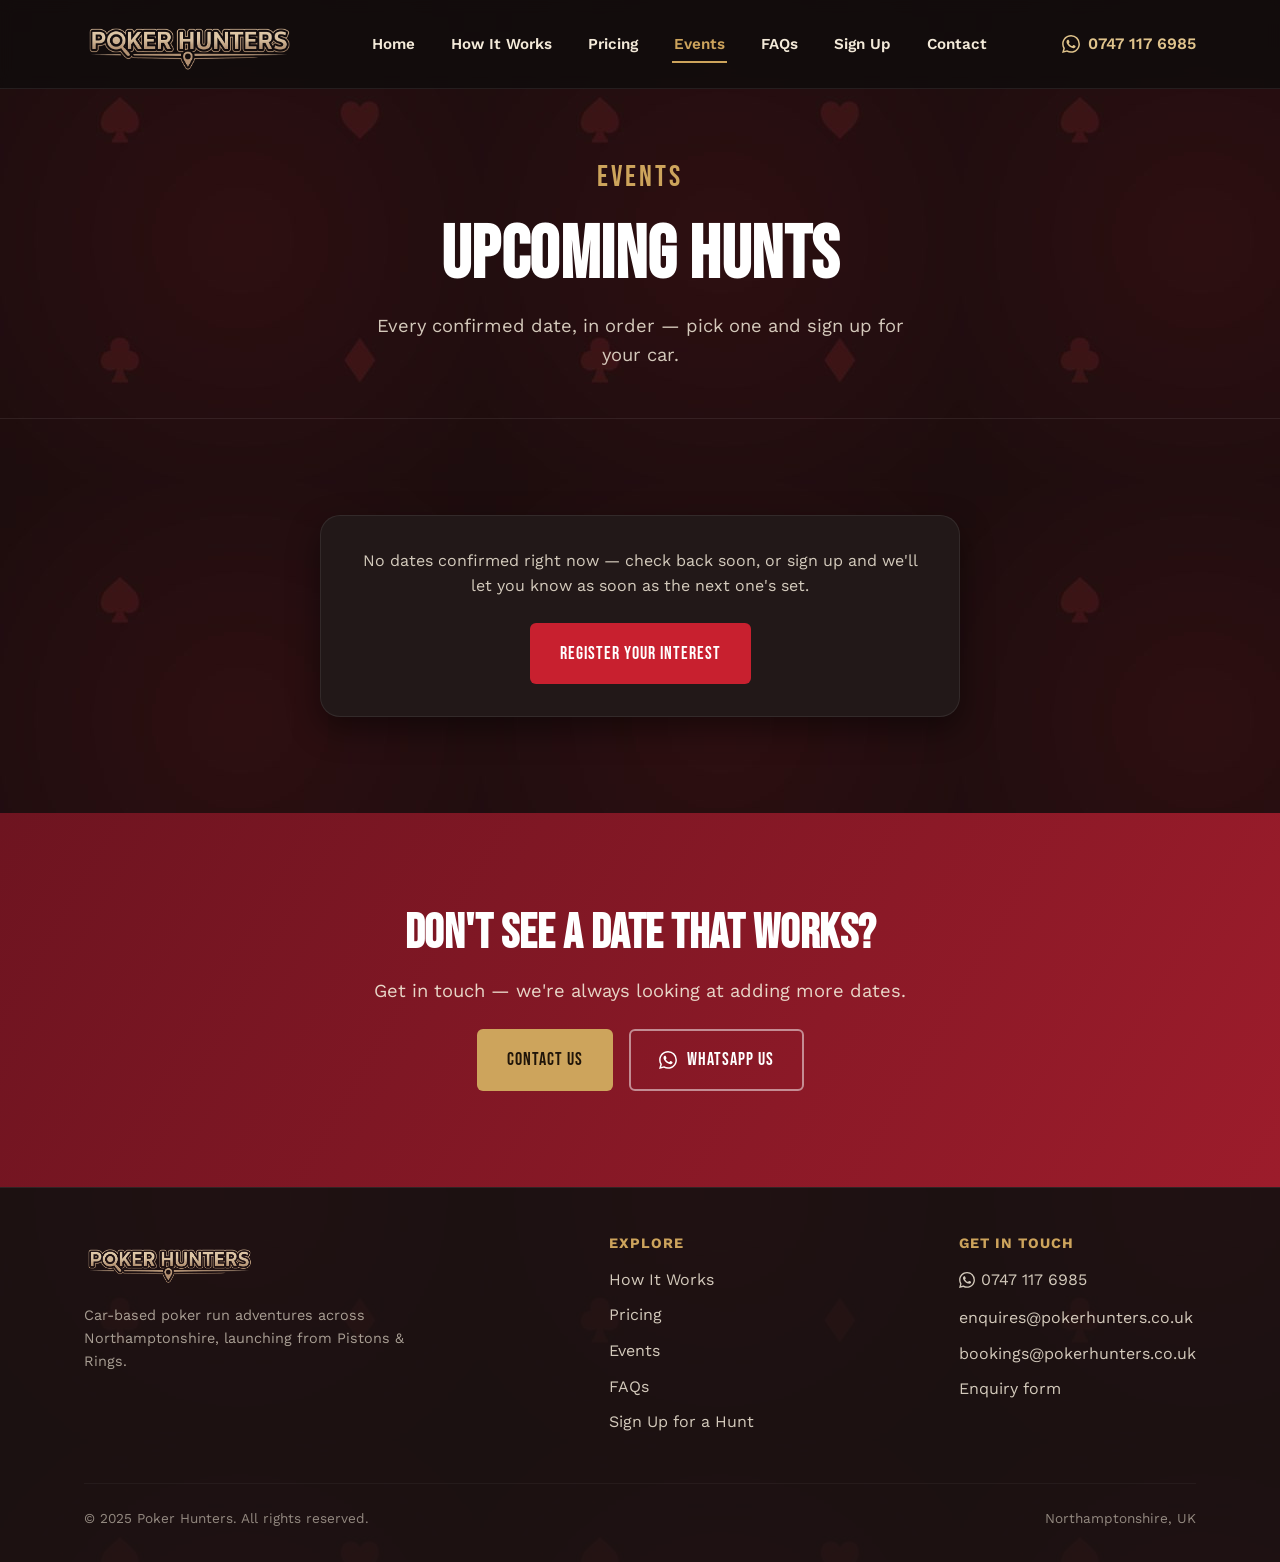
<file: events.html>
<!DOCTYPE html>
<html lang="en-GB">
<head>
<meta charset="UTF-8">
<meta name="viewport" content="width=device-width, initial-scale=1">
<title>Upcoming Events | Poker Hunters</title>
<meta name="description" content="See upcoming Poker Hunters dates in Northamptonshire, launching from Pistons & Rings. Pick a date and sign up for your car.">
<link rel="canonical" href="https://www.pokerhunters.co.uk/events.html">
<meta property="og:type" content="website">
<meta property="og:url" content="https://www.pokerhunters.co.uk/events.html">
<meta property="og:title" content="Upcoming Events | Poker Hunters">
<meta property="og:description" content="See upcoming Poker Hunters dates in Northamptonshire, launching from Pistons & Rings. Pick a date and sign up for your car.">
<meta property="og:image" content="https://www.pokerhunters.co.uk/Images/Header.jpg">
<meta name="twitter:card" content="summary_large_image">
<link rel="icon" type="image/png" href="Images/favicon.png">
<link rel="apple-touch-icon" href="Images/favicon.png">
<link rel="stylesheet" href="css/styles.css?v=20260913">
</head>
<body>

<header class="site-header">
  <nav class="nav" aria-label="Primary">
    <a href="index.html" class="nav__logo">
      <img src="Images/logo-noBG.png" alt="Poker Hunters" class="logo-img">
    </a>
    <button class="nav__toggle" id="navToggle" aria-expanded="false" aria-controls="navLinks" aria-label="Toggle menu">
      <svg viewBox="0 0 24 24" fill="none" stroke="currentColor" stroke-width="2" aria-hidden="true"><path d="M3 6h18M3 12h18M3 18h18" stroke-linecap="round"/></svg>
    </button>
    <ul class="nav__links" id="navLinks">
      <li><a href="index.html">Home</a></li>
      <li><a href="index.html#how-it-works">How It Works</a></li>
      <li><a href="index.html#pricing">Pricing</a></li>
      <li><a href="events.html" aria-current="page">Events</a></li>
      <li><a href="faq.html">FAQs</a></li>
      <li><a href="signup.html">Sign Up</a></li>
      <li><a href="contact.html">Contact</a></li>
    </ul>
    <div class="nav__actions">
      <a class="nav__call" href="https://wa.me/447471176985" target="_blank" rel="noopener">
        <svg viewBox="0 0 24 24" fill="currentColor" aria-hidden="true"><path d="M17.472 14.382c-.297-.149-1.758-.867-2.03-.967-.273-.099-.471-.148-.67.15-.197.297-.767.966-.94 1.164-.173.199-.347.223-.644.075-.297-.15-1.255-.463-2.39-1.475-.883-.788-1.48-1.761-1.653-2.059-.173-.297-.018-.458.13-.606.134-.133.298-.347.446-.52.149-.174.198-.298.298-.497.099-.198.05-.371-.025-.52-.075-.149-.669-1.612-.916-2.207-.242-.579-.487-.5-.669-.51-.173-.008-.371-.01-.57-.01-.198 0-.52.074-.792.372-.272.297-1.04 1.016-1.04 2.479 0 1.462 1.065 2.875 1.213 3.074.149.198 2.095 3.2 5.076 4.487.709.306 1.262.489 1.694.625.712.227 1.36.195 1.871.118.571-.085 1.758-.719 2.006-1.413.248-.694.248-1.289.173-1.413-.074-.124-.272-.198-.57-.347m-5.421 7.403h-.004a9.87 9.87 0 01-5.031-1.378l-.361-.214-3.741.982.998-3.648-.235-.374a9.86 9.86 0 01-1.51-5.26c.001-5.45 4.436-9.884 9.888-9.884 2.64 0 5.122 1.03 6.988 2.898a9.825 9.825 0 012.893 6.994c-.003 5.45-4.437 9.884-9.885 9.884m8.413-18.297A11.815 11.815 0 0012.05 0C5.495 0 .16 5.335.157 11.892c0 2.096.547 4.142 1.588 5.945L.057 24l6.305-1.654a11.882 11.882 0 005.683 1.448h.005c6.554 0 11.89-5.335 11.893-11.893a11.821 11.821 0 00-3.48-8.413"/></svg>
        <span>0747 117 6985</span>
      </a>
    </div>
  </nav>
</header>

<main>

  <section class="page-hero">
    <div class="container">
      <span class="eyebrow">Events</span>
      <h1>Upcoming Hunts</h1>
      <p class="lede" style="max-width:560px; margin:0 auto;">Every confirmed date, in order — pick one and sign up for your car.</p>
    </div>
  </section>

  <section class="section">
    <div class="container">
      <div class="events-list" id="eventsList">
        <div class="event-card">
          <p class="event-card__date">Loading…</p>
        </div>
      </div>
    </div>
  </section>

  <!-- CTA banner -->
  <section class="section cta-banner">
    <div class="container">
      <h2>Don't see a date that works?</h2>
      <p class="lede">Get in touch — we're always looking at adding more dates.</p>
      <div class="cta-banner__ctas">
        <a href="contact.html" class="btn btn--gold">Contact Us</a>
        <a href="https://wa.me/447471176985" target="_blank" rel="noopener" class="btn btn--outline"><svg viewBox="0 0 24 24" fill="currentColor" aria-hidden="true"><path d="M17.472 14.382c-.297-.149-1.758-.867-2.03-.967-.273-.099-.471-.148-.67.15-.197.297-.767.966-.94 1.164-.173.199-.347.223-.644.075-.297-.15-1.255-.463-2.39-1.475-.883-.788-1.48-1.761-1.653-2.059-.173-.297-.018-.458.13-.606.134-.133.298-.347.446-.52.149-.174.198-.298.298-.497.099-.198.05-.371-.025-.52-.075-.149-.669-1.612-.916-2.207-.242-.579-.487-.5-.669-.51-.173-.008-.371-.01-.57-.01-.198 0-.52.074-.792.372-.272.297-1.04 1.016-1.04 2.479 0 1.462 1.065 2.875 1.213 3.074.149.198 2.095 3.2 5.076 4.487.709.306 1.262.489 1.694.625.712.227 1.36.195 1.871.118.571-.085 1.758-.719 2.006-1.413.248-.694.248-1.289.173-1.413-.074-.124-.272-.198-.57-.347m-5.421 7.403h-.004a9.87 9.87 0 01-5.031-1.378l-.361-.214-3.741.982.998-3.648-.235-.374a9.86 9.86 0 01-1.51-5.26c.001-5.45 4.436-9.884 9.888-9.884 2.64 0 5.122 1.03 6.988 2.898a9.825 9.825 0 012.893 6.994c-.003 5.45-4.437 9.884-9.885 9.884m8.413-18.297A11.815 11.815 0 0012.05 0C5.495 0 .16 5.335.157 11.892c0 2.096.547 4.142 1.588 5.945L.057 24l6.305-1.654a11.882 11.882 0 005.683 1.448h.005c6.554 0 11.89-5.335 11.893-11.893a11.821 11.821 0 00-3.48-8.413"/></svg>WhatsApp Us</a>
      </div>
    </div>
  </section>

</main>

<footer class="site-footer">
  <div class="container">
    <div class="footer-grid">
      <div class="footer-brand">
        <img src="Images/logo-noBG.png" alt="Poker Hunters" class="logo-img">
        <p>Car-based poker run adventures across Northamptonshire, launching from Pistons &amp; Rings.</p>
      </div>
      <div class="footer-col">
        <h4>Explore</h4>
        <ul>
          <li><a href="index.html#how-it-works">How It Works</a></li>
          <li><a href="index.html#pricing">Pricing</a></li>
          <li><a href="events.html">Events</a></li>
          <li><a href="faq.html">FAQs</a></li>
          <li><a href="signup.html">Sign Up for a Hunt</a></li>
        </ul>
      </div>
      <div class="footer-col">
        <h4>Get In Touch</h4>
        <ul>
          <li><a href="https://wa.me/447471176985" target="_blank" rel="noopener" style="display:inline-flex;align-items:center;gap:6px;"><svg viewBox="0 0 24 24" fill="currentColor" aria-hidden="true" style="width:16px;height:16px;flex-shrink:0;"><path d="M17.472 14.382c-.297-.149-1.758-.867-2.03-.967-.273-.099-.471-.148-.67.15-.197.297-.767.966-.94 1.164-.173.199-.347.223-.644.075-.297-.15-1.255-.463-2.39-1.475-.883-.788-1.48-1.761-1.653-2.059-.173-.297-.018-.458.13-.606.134-.133.298-.347.446-.52.149-.174.198-.298.298-.497.099-.198.05-.371-.025-.52-.075-.149-.669-1.612-.916-2.207-.242-.579-.487-.5-.669-.51-.173-.008-.371-.01-.57-.01-.198 0-.52.074-.792.372-.272.297-1.04 1.016-1.04 2.479 0 1.462 1.065 2.875 1.213 3.074.149.198 2.095 3.2 5.076 4.487.709.306 1.262.489 1.694.625.712.227 1.36.195 1.871.118.571-.085 1.758-.719 2.006-1.413.248-.694.248-1.289.173-1.413-.074-.124-.272-.198-.57-.347m-5.421 7.403h-.004a9.87 9.87 0 01-5.031-1.378l-.361-.214-3.741.982.998-3.648-.235-.374a9.86 9.86 0 01-1.51-5.26c.001-5.45 4.436-9.884 9.888-9.884 2.64 0 5.122 1.03 6.988 2.898a9.825 9.825 0 012.893 6.994c-.003 5.45-4.437 9.884-9.885 9.884m8.413-18.297A11.815 11.815 0 0012.05 0C5.495 0 .16 5.335.157 11.892c0 2.096.547 4.142 1.588 5.945L.057 24l6.305-1.654a11.882 11.882 0 005.683 1.448h.005c6.554 0 11.89-5.335 11.893-11.893a11.821 11.821 0 00-3.48-8.413"/></svg>0747 117 6985</a></li>
          <li><a href="mailto:enquires@pokerhunters.co.uk">enquires@pokerhunters.co.uk</a></li>
          <li><a href="mailto:bookings@pokerhunters.co.uk">bookings@pokerhunters.co.uk</a></li>
          <li><a href="contact.html">Enquiry form</a></li>
        </ul>
      </div>
    </div>
    <div class="footer-bottom">
      <span>&copy; 2025 Poker Hunters. All rights reserved.</span>
      <span>Northamptonshire, UK</span>
    </div>
  </div>
</footer>

<script src="js/events.js?v=20260913"></script>
<script src="js/main.js?v=20260913"></script>
</body>
</html>
</file>
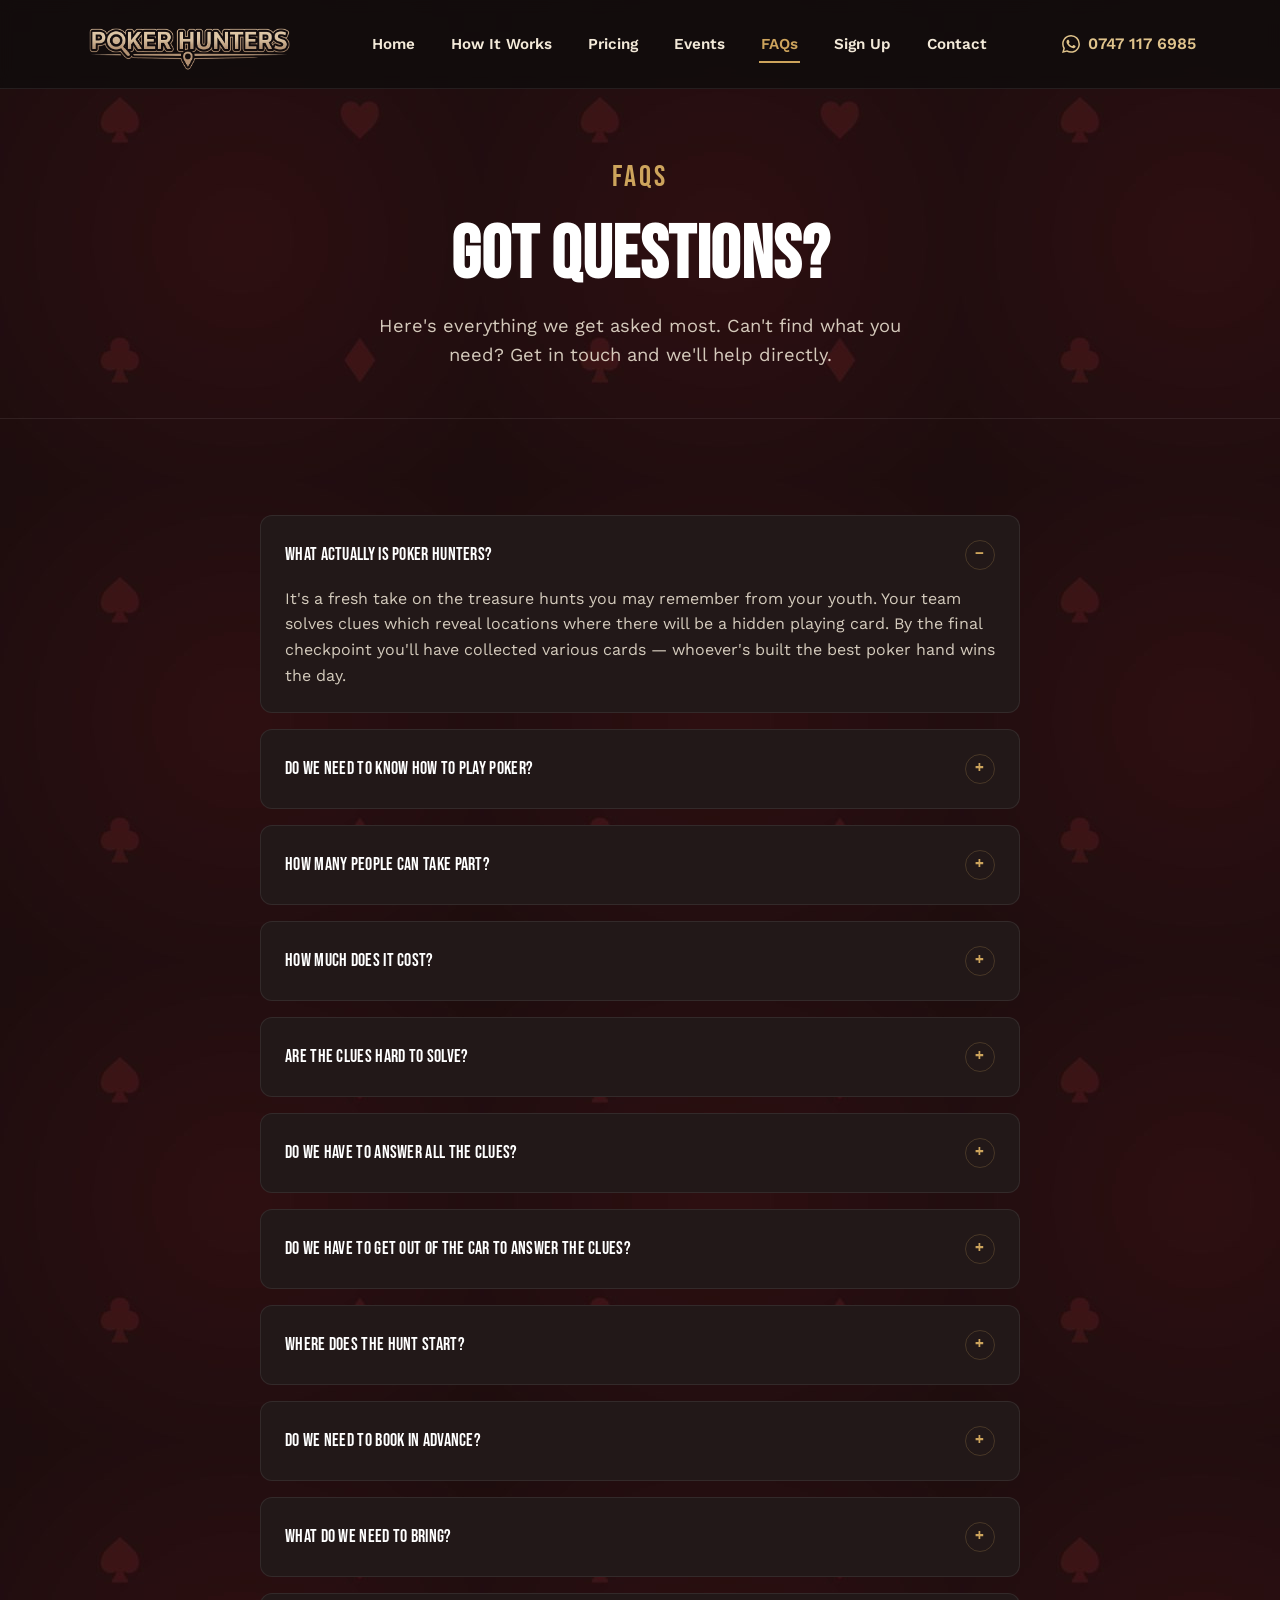
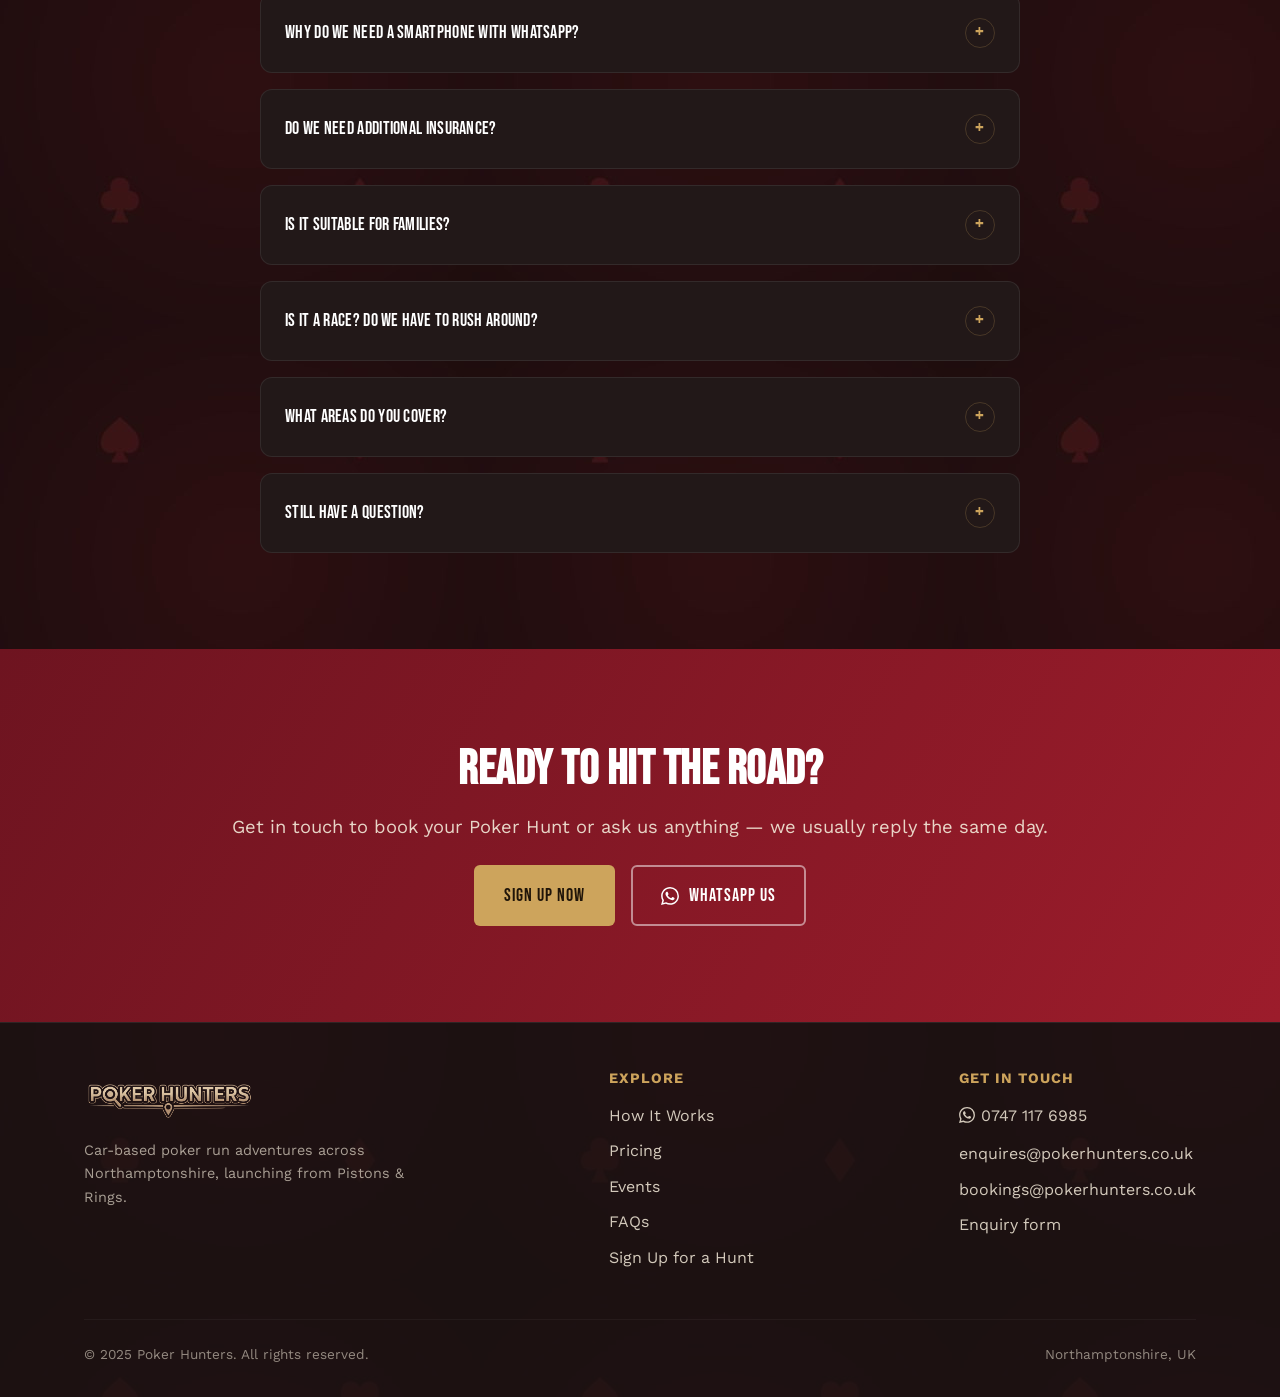
<file: faq.html>
<!DOCTYPE html>
<html lang="en-GB">
<head>
<meta charset="UTF-8">
<meta name="viewport" content="width=device-width, initial-scale=1">
<title>FAQs | Poker Hunters</title>
<meta name="description" content="Frequently asked questions about Poker Hunters — the car-based poker run adventure launching from Pistons & Rings in Northamptonshire. Pricing, group size, booking and more.">
<link rel="canonical" href="https://www.pokerhunters.co.uk/faq.html">
<meta property="og:type" content="website">
<meta property="og:url" content="https://www.pokerhunters.co.uk/faq.html">
<meta property="og:title" content="FAQs | Poker Hunters">
<meta property="og:description" content="Frequently asked questions about Poker Hunters — the car-based poker run adventure launching from Pistons & Rings in Northamptonshire. Pricing, group size, booking and more.">
<meta property="og:image" content="https://www.pokerhunters.co.uk/Images/Header.jpg">
<meta name="twitter:card" content="summary_large_image">
<link rel="icon" type="image/png" href="Images/favicon.png">
<link rel="apple-touch-icon" href="Images/favicon.png">
<link rel="stylesheet" href="css/styles.css?v=20260913">
</head>
<body>

<header class="site-header">
  <nav class="nav" aria-label="Primary">
    <a href="index.html" class="nav__logo">
      <img src="Images/logo-noBG.png" alt="Poker Hunters" class="logo-img">
    </a>
    <button class="nav__toggle" id="navToggle" aria-expanded="false" aria-controls="navLinks" aria-label="Toggle menu">
      <svg viewBox="0 0 24 24" fill="none" stroke="currentColor" stroke-width="2" aria-hidden="true"><path d="M3 6h18M3 12h18M3 18h18" stroke-linecap="round"/></svg>
    </button>
    <ul class="nav__links" id="navLinks">
      <li><a href="index.html">Home</a></li>
      <li><a href="index.html#how-it-works">How It Works</a></li>
      <li><a href="index.html#pricing">Pricing</a></li>
      <li><a href="events.html">Events</a></li>
      <li><a href="faq.html" aria-current="page">FAQs</a></li>
      <li><a href="signup.html">Sign Up</a></li>
      <li><a href="contact.html">Contact</a></li>
    </ul>
    <div class="nav__actions">
      <a class="nav__call" href="https://wa.me/447471176985" target="_blank" rel="noopener">
        <svg viewBox="0 0 24 24" fill="currentColor" aria-hidden="true"><path d="M17.472 14.382c-.297-.149-1.758-.867-2.03-.967-.273-.099-.471-.148-.67.15-.197.297-.767.966-.94 1.164-.173.199-.347.223-.644.075-.297-.15-1.255-.463-2.39-1.475-.883-.788-1.48-1.761-1.653-2.059-.173-.297-.018-.458.13-.606.134-.133.298-.347.446-.52.149-.174.198-.298.298-.497.099-.198.05-.371-.025-.52-.075-.149-.669-1.612-.916-2.207-.242-.579-.487-.5-.669-.51-.173-.008-.371-.01-.57-.01-.198 0-.52.074-.792.372-.272.297-1.04 1.016-1.04 2.479 0 1.462 1.065 2.875 1.213 3.074.149.198 2.095 3.2 5.076 4.487.709.306 1.262.489 1.694.625.712.227 1.36.195 1.871.118.571-.085 1.758-.719 2.006-1.413.248-.694.248-1.289.173-1.413-.074-.124-.272-.198-.57-.347m-5.421 7.403h-.004a9.87 9.87 0 01-5.031-1.378l-.361-.214-3.741.982.998-3.648-.235-.374a9.86 9.86 0 01-1.51-5.26c.001-5.45 4.436-9.884 9.888-9.884 2.64 0 5.122 1.03 6.988 2.898a9.825 9.825 0 012.893 6.994c-.003 5.45-4.437 9.884-9.885 9.884m8.413-18.297A11.815 11.815 0 0012.05 0C5.495 0 .16 5.335.157 11.892c0 2.096.547 4.142 1.588 5.945L.057 24l6.305-1.654a11.882 11.882 0 005.683 1.448h.005c6.554 0 11.89-5.335 11.893-11.893a11.821 11.821 0 00-3.48-8.413"/></svg>
        <span>0747 117 6985</span>
      </a>
    </div>
  </nav>
</header>

<main>

  <section class="page-hero">
    <div class="container">
      <span class="eyebrow">FAQs</span>
      <h1>Got Questions?</h1>
      <p class="lede" style="max-width:560px; margin:0 auto;">Here's everything we get asked most. Can't find what you need? <a href="contact.html">Get in touch</a> and we'll help directly.</p>
    </div>
  </section>

  <section class="section">
    <div class="container">
      <div class="faq-list">

        <details class="faq-item" open>
          <summary>What actually is Poker Hunters?</summary>
          <p>It's a fresh take on the treasure hunts you may remember from your youth. Your team solves clues which reveal locations where there will be a hidden playing card. By the final checkpoint you'll have collected various cards — whoever's built the best poker hand wins the day.</p>
        </details>

        <details class="faq-item">
          <summary>Do we need to know how to play poker?</summary>
          <p>Absolutely not. The poker theme works as a method of scoring really, and allows us to use playing cards at the clue locations - they're small and easier to hide ;) We'll provide you with a scoring rank sheet so you can see how well you're doing during the hunt, but there's no need to be an expert card shark! </p>
        </details>

        <details class="faq-item">
          <summary>How many people can take part?</summary>
          <p>Each car takes 2 to 5 people. There must be one designated driver, and one named navigator for the event. The event is limited to 12 teams/cars.</p>
        </details>

        <details class="faq-item">
          <summary>How much does it cost?</summary>
          <p>£25 per car, per event. Pre-payment upon booking is required, payable instantly via Monzo on the <a href="signup.html">sign-up page</a>, with full refunds given for cancellations 48hrs prior to the event.</p>
        </details>
		
		<details class="faq-item">
          <summary>Are the clues hard to solve?</summary>
          <p>Hmmm... Most are picture clues, with screenshots taken from Google Maps. Of course, we might hide the road names on a few - we don't want it to be too easy. But it's at a level where everyone can enjoy themselves.</p>
        </details>
		
		<details class="faq-item">
          <summary>Do we have to answer all the clues?</summary>
          <p>No, although we'll be impressed if you do! It's actually impossible to get to every location in the time allowed so your job is to answer a few clues, plan a provisional route, and start hunting. You only need to find five cards to make up a poker hand but the more you find the better chance you have of making a better hand. Of course, if you find four aces and a King straight off, it's pretty safe to say your job is done!</p>
        </details>
		
		<details class="faq-item">
          <summary>Do we have to get out of the car to answer the clues?</summary>
          <p>Yes, you do. Every card is hidden from view and some exploration at each location will be required to find them. For some, you'll even have to park up and walk as they won't be accessible by car. Sometimes, that's where the valuable cards are. And sometimes it isn't!</p>
        </details>

        <details class="faq-item">
          <summary>Where does the hunt start?</summary>
          <p>Hunts currently launch from <a href="https://pistonsandrings.com/" target="_blank" rel="noopener">Pistons &amp; Rings</a> in Northamptonshire. See <a href="index.html#areas">Where You'll Find Us</a> for directions and a look at the venue.</p>
        </details>

        <details class="faq-item">
          <summary>Do we need to book in advance?</summary>
          <p>Yes — Our events our quite popular so you will need to sign up and prepay before the event. Head to our <a href="signup.html">sign-up page</a> and let us know your preferred date and how many of you are coming. We'll get back to you to confirm.</p>
        </details>

        <details class="faq-item">
          <summary>What do we need to bring?</summary>
          <p>Just your car, your crew, and a smartphone with WhatsApp installed. We have a limited number of Ordnance Survey maps of the area available to hire on the day for £10, but they're not a requirement. With the advent of smartphones and Google Maps, you need nothing else, but some find convential maps easier to see the bigger picture. Obviously, if you have more people with more devices, that will help but if you've read this far you deserve that little tidbit!</p>
        </details>

        <details class="faq-item">
          <summary>Why do we need a smartphone with WhatsApp?</summary>
          <p>All the event admin is done via WhatsApp. When you arive at a checkpoint and find a card, you take a photo of it and send it to event control. The cards do not leave the location so another team are able to find the same card. We also use WhatsApp as a broadcast tool to all teams for in-event announcements. All this is the job of the Navigator in the team</p>
        </details>
		
		<details class="faq-item">
          <summary>Do we need additional insurance?</summary>
          <p>No. The cover you have on your car will be suitable for the event. We have an average speed limit for the event of 30mph. It's not a race, and driving fast has no bearing on the result whatsoever.</p>
        </details>

        <details class="faq-item">
          <summary>Is it suitable for families?</summary>
          <p>Yes — it's designed to be easy to pick up and genuinely fun for a family outing, a get-together with mates, or anyone after a few hours of clue-cracking fun.</p>
        </details>

        <details class="faq-item">
          <summary>Is it a race? Do we have to rush around?</summary>
          <p>Absolutely not. The event lasts for three and a half hours from the time you are given your clues, and you are only allowed to cover 105 miles as a maximum, with no location is more than 20 miles from the starting point. The trick is to solve the clues and pick the most efficent route you can to give you enough time to get back. If you exceed this mileage cap, you will be disqualified, and that sucks. It goes without saying that safety is paramount, ALL laws and byelaws must be obeyed at all times.</p>
        </details>

        <details class="faq-item">
          <summary>What areas do you cover?</summary>
          <p>Right now, hunts run across Northamptonshire, launching from Pistons &amp; Rings. We do run custom events further afield so, if you're interested, please get in touch and we'll let you know if we can help.</p>
        </details>

        <details class="faq-item">
          <summary>Still have a question?</summary>
          <p>WhatsApp us on <a href="https://wa.me/447471176985" target="_blank" rel="noopener">0747 117 6985</a>, or use our <a href="contact.html">contact form</a> — we usually reply the same day.</p>
        </details>

      </div>
    </div>
  </section>

  <!-- CTA banner -->
  <section class="section cta-banner">
    <div class="container">
      <h2>Ready to hit the road?</h2>
      <p class="lede">Get in touch to book your Poker Hunt or ask us anything — we usually reply the same day.</p>
      <div class="cta-banner__ctas">
        <a href="signup.html" class="btn btn--gold">Sign Up Now</a>
        <a href="https://wa.me/447471176985" target="_blank" rel="noopener" class="btn btn--outline"><svg viewBox="0 0 24 24" fill="currentColor" aria-hidden="true"><path d="M17.472 14.382c-.297-.149-1.758-.867-2.03-.967-.273-.099-.471-.148-.67.15-.197.297-.767.966-.94 1.164-.173.199-.347.223-.644.075-.297-.15-1.255-.463-2.39-1.475-.883-.788-1.48-1.761-1.653-2.059-.173-.297-.018-.458.13-.606.134-.133.298-.347.446-.52.149-.174.198-.298.298-.497.099-.198.05-.371-.025-.52-.075-.149-.669-1.612-.916-2.207-.242-.579-.487-.5-.669-.51-.173-.008-.371-.01-.57-.01-.198 0-.52.074-.792.372-.272.297-1.04 1.016-1.04 2.479 0 1.462 1.065 2.875 1.213 3.074.149.198 2.095 3.2 5.076 4.487.709.306 1.262.489 1.694.625.712.227 1.36.195 1.871.118.571-.085 1.758-.719 2.006-1.413.248-.694.248-1.289.173-1.413-.074-.124-.272-.198-.57-.347m-5.421 7.403h-.004a9.87 9.87 0 01-5.031-1.378l-.361-.214-3.741.982.998-3.648-.235-.374a9.86 9.86 0 01-1.51-5.26c.001-5.45 4.436-9.884 9.888-9.884 2.64 0 5.122 1.03 6.988 2.898a9.825 9.825 0 012.893 6.994c-.003 5.45-4.437 9.884-9.885 9.884m8.413-18.297A11.815 11.815 0 0012.05 0C5.495 0 .16 5.335.157 11.892c0 2.096.547 4.142 1.588 5.945L.057 24l6.305-1.654a11.882 11.882 0 005.683 1.448h.005c6.554 0 11.89-5.335 11.893-11.893a11.821 11.821 0 00-3.48-8.413"/></svg>WhatsApp Us</a>
      </div>
    </div>
  </section>

</main>

<footer class="site-footer">
  <div class="container">
    <div class="footer-grid">
      <div class="footer-brand">
        <img src="Images/logo-noBG.png" alt="Poker Hunters" class="logo-img">
        <p>Car-based poker run adventures across Northamptonshire, launching from Pistons &amp; Rings.</p>
      </div>
      <div class="footer-col">
        <h4>Explore</h4>
        <ul>
          <li><a href="index.html#how-it-works">How It Works</a></li>
          <li><a href="index.html#pricing">Pricing</a></li>
      <li><a href="events.html">Events</a></li>
              <li><a href="faq.html">FAQs</a></li>
          <li><a href="signup.html">Sign Up for a Hunt</a></li>
        </ul>
      </div>
      <div class="footer-col">
        <h4>Get In Touch</h4>
        <ul>
          <li><a href="https://wa.me/447471176985" target="_blank" rel="noopener" style="display:inline-flex;align-items:center;gap:6px;"><svg viewBox="0 0 24 24" fill="currentColor" aria-hidden="true" style="width:16px;height:16px;flex-shrink:0;"><path d="M17.472 14.382c-.297-.149-1.758-.867-2.03-.967-.273-.099-.471-.148-.67.15-.197.297-.767.966-.94 1.164-.173.199-.347.223-.644.075-.297-.15-1.255-.463-2.39-1.475-.883-.788-1.48-1.761-1.653-2.059-.173-.297-.018-.458.13-.606.134-.133.298-.347.446-.52.149-.174.198-.298.298-.497.099-.198.05-.371-.025-.52-.075-.149-.669-1.612-.916-2.207-.242-.579-.487-.5-.669-.51-.173-.008-.371-.01-.57-.01-.198 0-.52.074-.792.372-.272.297-1.04 1.016-1.04 2.479 0 1.462 1.065 2.875 1.213 3.074.149.198 2.095 3.2 5.076 4.487.709.306 1.262.489 1.694.625.712.227 1.36.195 1.871.118.571-.085 1.758-.719 2.006-1.413.248-.694.248-1.289.173-1.413-.074-.124-.272-.198-.57-.347m-5.421 7.403h-.004a9.87 9.87 0 01-5.031-1.378l-.361-.214-3.741.982.998-3.648-.235-.374a9.86 9.86 0 01-1.51-5.26c.001-5.45 4.436-9.884 9.888-9.884 2.64 0 5.122 1.03 6.988 2.898a9.825 9.825 0 012.893 6.994c-.003 5.45-4.437 9.884-9.885 9.884m8.413-18.297A11.815 11.815 0 0012.05 0C5.495 0 .16 5.335.157 11.892c0 2.096.547 4.142 1.588 5.945L.057 24l6.305-1.654a11.882 11.882 0 005.683 1.448h.005c6.554 0 11.89-5.335 11.893-11.893a11.821 11.821 0 00-3.48-8.413"/></svg>0747 117 6985</a></li>
          <li><a href="mailto:enquires@pokerhunters.co.uk">enquires@pokerhunters.co.uk</a></li>
          <li><a href="mailto:bookings@pokerhunters.co.uk">bookings@pokerhunters.co.uk</a></li>
          <li><a href="contact.html">Enquiry form</a></li>
        </ul>
      </div>
    </div>
    <div class="footer-bottom">
      <span>&copy; 2025 Poker Hunters. All rights reserved.</span>
      <span>Northamptonshire, UK</span>
    </div>
  </div>
</footer>

<script src="js/main.js?v=20260913"></script>
</body>
</html>
</file>
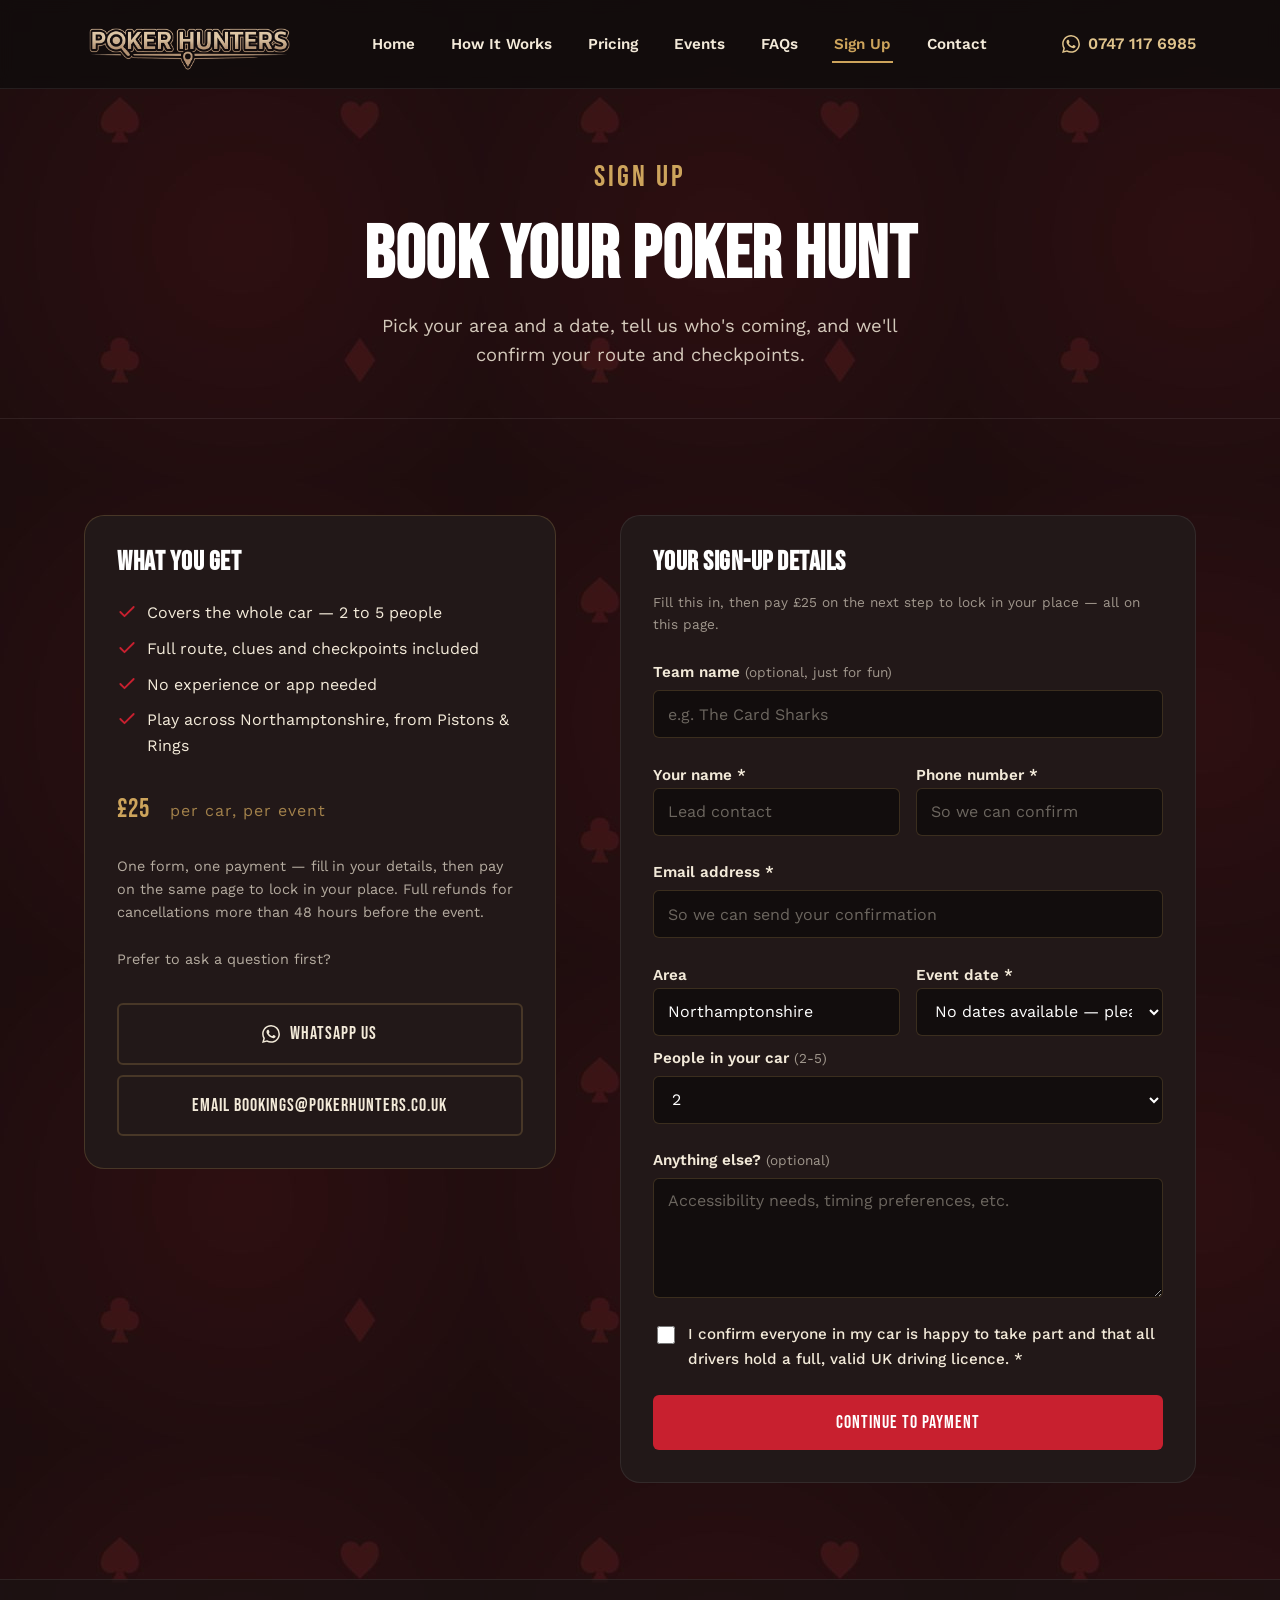
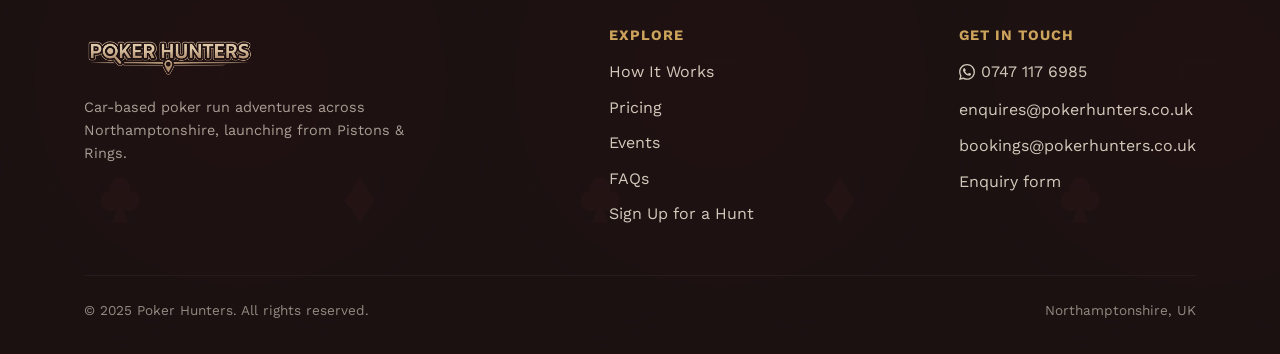
<file: signup.html>
<!DOCTYPE html>
<html lang="en-GB">
<head>
<meta charset="UTF-8">
<meta name="viewport" content="width=device-width, initial-scale=1">
<title>Sign Up for a Poker Hunt | Poker Hunters</title>
<meta name="description" content="Book your Poker Hunt with Poker Hunters. Launching from Pistons & Rings in Northamptonshire — tell us who's coming and we'll confirm your route. £25 per car, 2-5 people.">
<link rel="canonical" href="https://www.pokerhunters.co.uk/signup.html">
<meta property="og:type" content="website">
<meta property="og:url" content="https://www.pokerhunters.co.uk/signup.html">
<meta property="og:title" content="Sign Up for a Poker Hunt | Poker Hunters">
<meta property="og:description" content="Book your Poker Hunt with Poker Hunters. Launching from Pistons & Rings in Northamptonshire — tell us who's coming and we'll confirm your route. £25 per car, 2-5 people.">
<meta property="og:image" content="https://www.pokerhunters.co.uk/Images/Header.jpg">
<meta name="twitter:card" content="summary_large_image">
<link rel="icon" type="image/png" href="Images/favicon.png">
<link rel="apple-touch-icon" href="Images/favicon.png">
<link rel="stylesheet" href="css/styles.css?v=20260913">
</head>
<body>

<header class="site-header">
  <nav class="nav" aria-label="Primary">
    <a href="index.html" class="nav__logo">
      <img src="Images/logo-noBG.png" alt="Poker Hunters" class="logo-img">
    </a>
    <button class="nav__toggle" id="navToggle" aria-expanded="false" aria-controls="navLinks" aria-label="Toggle menu">
      <svg viewBox="0 0 24 24" fill="none" stroke="currentColor" stroke-width="2" aria-hidden="true"><path d="M3 6h18M3 12h18M3 18h18" stroke-linecap="round"/></svg>
    </button>
    <ul class="nav__links" id="navLinks">
      <li><a href="index.html">Home</a></li>
      <li><a href="index.html#how-it-works">How It Works</a></li>
      <li><a href="index.html#pricing">Pricing</a></li>
      <li><a href="events.html">Events</a></li>
      <li><a href="faq.html">FAQs</a></li>
      <li><a href="signup.html" aria-current="page">Sign Up</a></li>
      <li><a href="contact.html">Contact</a></li>
    </ul>
    <div class="nav__actions">
      <a class="nav__call" href="https://wa.me/447471176985" target="_blank" rel="noopener">
        <svg viewBox="0 0 24 24" fill="currentColor" aria-hidden="true"><path d="M17.472 14.382c-.297-.149-1.758-.867-2.03-.967-.273-.099-.471-.148-.67.15-.197.297-.767.966-.94 1.164-.173.199-.347.223-.644.075-.297-.15-1.255-.463-2.39-1.475-.883-.788-1.48-1.761-1.653-2.059-.173-.297-.018-.458.13-.606.134-.133.298-.347.446-.52.149-.174.198-.298.298-.497.099-.198.05-.371-.025-.52-.075-.149-.669-1.612-.916-2.207-.242-.579-.487-.5-.669-.51-.173-.008-.371-.01-.57-.01-.198 0-.52.074-.792.372-.272.297-1.04 1.016-1.04 2.479 0 1.462 1.065 2.875 1.213 3.074.149.198 2.095 3.2 5.076 4.487.709.306 1.262.489 1.694.625.712.227 1.36.195 1.871.118.571-.085 1.758-.719 2.006-1.413.248-.694.248-1.289.173-1.413-.074-.124-.272-.198-.57-.347m-5.421 7.403h-.004a9.87 9.87 0 01-5.031-1.378l-.361-.214-3.741.982.998-3.648-.235-.374a9.86 9.86 0 01-1.51-5.26c.001-5.45 4.436-9.884 9.888-9.884 2.64 0 5.122 1.03 6.988 2.898a9.825 9.825 0 012.893 6.994c-.003 5.45-4.437 9.884-9.885 9.884m8.413-18.297A11.815 11.815 0 0012.05 0C5.495 0 .16 5.335.157 11.892c0 2.096.547 4.142 1.588 5.945L.057 24l6.305-1.654a11.882 11.882 0 005.683 1.448h.005c6.554 0 11.89-5.335 11.893-11.893a11.821 11.821 0 00-3.48-8.413"/></svg>
        <span>0747 117 6985</span>
      </a>
    </div>
  </nav>
</header>

<main>

  <section class="page-hero">
    <div class="container">
      <span class="eyebrow">Sign Up</span>
      <h1>Book Your Poker Hunt</h1>
      <p class="lede" style="max-width:560px; margin:0 auto;">Pick your area and a date, tell us who's coming, and we'll confirm your route and checkpoints.</p>
    </div>
  </section>

  <section class="section">
    <div class="container">
      <div class="contact-grid">

        <div class="contact-card">
          <h3>What You Get</h3>
          <ul class="pricing-card__list" style="margin-top: var(--space-3);">
            <li>
              <svg viewBox="0 0 24 24" fill="none" stroke="currentColor" stroke-width="2.2" aria-hidden="true"><path d="M20 6L9 17l-5-5" stroke-linecap="round" stroke-linejoin="round"/></svg>
              Covers the whole car — 2 to 5 people
            </li>
            <li>
              <svg viewBox="0 0 24 24" fill="none" stroke="currentColor" stroke-width="2.2" aria-hidden="true"><path d="M20 6L9 17l-5-5" stroke-linecap="round" stroke-linejoin="round"/></svg>
              Full route, clues and checkpoints included
            </li>
            <li>
              <svg viewBox="0 0 24 24" fill="none" stroke="currentColor" stroke-width="2.2" aria-hidden="true"><path d="M20 6L9 17l-5-5" stroke-linecap="round" stroke-linejoin="round"/></svg>
              No experience or app needed
            </li>
            <li>
              <svg viewBox="0 0 24 24" fill="none" stroke="currentColor" stroke-width="2.2" aria-hidden="true"><path d="M20 6L9 17l-5-5" stroke-linecap="round" stroke-linejoin="round"/></svg>
              Play across Northamptonshire, from Pistons &amp; Rings
            </li>
          </ul>
          <p class="phone-link" style="font-size:1.6rem; margin-top: var(--space-4);">£25<span style="font-family:var(--font-body); font-size:1rem; opacity:0.75; margin-left:8px;">per car, per event</span></p>
          <p class="contact-card__note">One form, one payment — fill in your details, then pay on the same page to lock in your place. Full refunds for cancellations more than 48 hours before the event.</p>

          <p class="contact-card__note" style="margin-top: var(--space-3);">Prefer to ask a question first?</p>
          <a href="https://wa.me/447471176985" target="_blank" rel="noopener" class="btn btn--outline btn--block"><svg viewBox="0 0 24 24" fill="currentColor" aria-hidden="true"><path d="M17.472 14.382c-.297-.149-1.758-.867-2.03-.967-.273-.099-.471-.148-.67.15-.197.297-.767.966-.94 1.164-.173.199-.347.223-.644.075-.297-.15-1.255-.463-2.39-1.475-.883-.788-1.48-1.761-1.653-2.059-.173-.297-.018-.458.13-.606.134-.133.298-.347.446-.52.149-.174.198-.298.298-.497.099-.198.05-.371-.025-.52-.075-.149-.669-1.612-.916-2.207-.242-.579-.487-.5-.669-.51-.173-.008-.371-.01-.57-.01-.198 0-.52.074-.792.372-.272.297-1.04 1.016-1.04 2.479 0 1.462 1.065 2.875 1.213 3.074.149.198 2.095 3.2 5.076 4.487.709.306 1.262.489 1.694.625.712.227 1.36.195 1.871.118.571-.085 1.758-.719 2.006-1.413.248-.694.248-1.289.173-1.413-.074-.124-.272-.198-.57-.347m-5.421 7.403h-.004a9.87 9.87 0 01-5.031-1.378l-.361-.214-3.741.982.998-3.648-.235-.374a9.86 9.86 0 01-1.51-5.26c.001-5.45 4.436-9.884 9.888-9.884 2.64 0 5.122 1.03 6.988 2.898a9.825 9.825 0 012.893 6.994c-.003 5.45-4.437 9.884-9.885 9.884m8.413-18.297A11.815 11.815 0 0012.05 0C5.495 0 .16 5.335.157 11.892c0 2.096.547 4.142 1.588 5.945L.057 24l6.305-1.654a11.882 11.882 0 005.683 1.448h.005c6.554 0 11.89-5.335 11.893-11.893a11.821 11.821 0 00-3.48-8.413"/></svg>WhatsApp Us</a>
          <a href="mailto:bookings@pokerhunters.co.uk" class="btn btn--outline btn--block" style="margin-top:10px;">Email bookings@pokerhunters.co.uk</a>
        </div>

        <div class="form-card">
          <h3 id="su-heading">Your Sign-Up Details</h3>
          <p class="required-note" id="su-intro">Fill this in, then pay £25 on the next step to lock in your place — all on this page.</p>
          <form id="signupForm" novalidate>
            <div class="form-row">
              <label for="teamName">Team name <span class="hint">(optional, just for fun)</span></label>
              <input type="text" id="teamName" name="teamName" placeholder="e.g. The Card Sharks">
            </div>
            <div class="form-row form-row--split">
              <div>
                <label for="su-name">Your name <span aria-hidden="true">*</span></label>
                <input type="text" id="su-name" name="name" autocomplete="name" required placeholder="Lead contact">
              </div>
              <div>
                <label for="su-phone">Phone number <span aria-hidden="true">*</span></label>
                <input type="tel" id="su-phone" name="phone" autocomplete="tel" required placeholder="So we can confirm">
              </div>
            </div>
            <div class="form-row">
              <label for="su-email">Email address <span aria-hidden="true">*</span></label>
              <input type="email" id="su-email" name="email" autocomplete="email" required placeholder="So we can send your confirmation">
            </div>
            <div class="form-row form-row--split">
              <div>
                <label for="su-area">Area</label>
                <input type="text" id="su-area" name="area" value="Northamptonshire" readonly>
              </div>
              <div>
                <label for="su-date">Event date <span aria-hidden="true">*</span></label>
                <select id="su-date" name="date" required>
                  <option value="" disabled selected>Loading dates…</option>
                </select>
              </div>
            </div>
            <p class="required-note" id="su-date-legend" style="margin-top:-14px;"></p>
            <div class="form-row">
              <label for="su-people">People in your car <span class="hint">(2-5)</span></label>
              <select id="su-people" name="people">
                <option value="2">2</option>
                <option value="3">3</option>
                <option value="4">4</option>
                <option value="5">5</option>
              </select>
            </div>
            <div class="form-row">
              <label for="su-notes">Anything else? <span class="hint">(optional)</span></label>
              <textarea id="su-notes" name="notes" placeholder="Accessibility needs, timing preferences, etc."></textarea>
            </div>
            <div class="form-row">
              <label style="display:flex; align-items:flex-start; gap:10px; font-weight:500;">
                <input type="checkbox" id="su-consent" name="consent" required style="margin-top:4px; width:18px; height:18px; min-height:0; flex-shrink:0;">
                <span>I confirm everyone in my car is happy to take part and that all drivers hold a full, valid UK driving licence. <span aria-hidden="true">*</span></span>
              </label>
            </div>
            <button type="submit" class="btn btn--primary btn--block" id="signupSubmitBtn">Continue to Payment</button>
            <p class="form-status" id="signupStatus" role="status"></p>
          </form>

          <div class="payment-step" id="paymentStep" hidden style="border-top:1px solid rgba(255,255,255,0.12); margin-top:var(--space-4); padding-top:var(--space-4);">
            <h3>Last Step — Pay £25 to Secure Your Place</h3>
            <p class="contact-card__note">Please add <strong id="paymentRef"></strong> as your payment reference so we can match it up. Full refunds for cancellations more than 48 hours before the event.</p>
            <a href="https://monzo.me/martinhughes20" target="_blank" rel="noopener" class="btn btn--gold btn--block"><svg viewBox="0 0 24 24" fill="none" stroke="currentColor" stroke-width="2" aria-hidden="true"><rect x="2" y="5" width="20" height="14" rx="2"/><line x1="2" y1="10" x2="22" y2="10"/></svg>Pay £25 via Monzo</a>
            <p class="contact-card__note" style="margin-top: var(--space-3);">Trouble paying? <a href="https://wa.me/447471176985" target="_blank" rel="noopener">WhatsApp us</a> or email <a href="mailto:bookings@pokerhunters.co.uk">bookings@pokerhunters.co.uk</a>.</p>
          </div>
        </div>

      </div>
    </div>
  </section>

</main>

<footer class="site-footer">
  <div class="container">
    <div class="footer-grid">
      <div class="footer-brand">
        <img src="Images/logo-noBG.png" alt="Poker Hunters" class="logo-img">
        <p>Car-based poker run adventures across Northamptonshire, launching from Pistons &amp; Rings.</p>
      </div>
      <div class="footer-col">
        <h4>Explore</h4>
        <ul>
          <li><a href="index.html#how-it-works">How It Works</a></li>
          <li><a href="index.html#pricing">Pricing</a></li>
      <li><a href="events.html">Events</a></li>
              <li><a href="faq.html">FAQs</a></li>
          <li><a href="signup.html">Sign Up for a Hunt</a></li>
        </ul>
      </div>
      <div class="footer-col">
        <h4>Get In Touch</h4>
        <ul>
          <li><a href="https://wa.me/447471176985" target="_blank" rel="noopener" style="display:inline-flex;align-items:center;gap:6px;"><svg viewBox="0 0 24 24" fill="currentColor" aria-hidden="true" style="width:16px;height:16px;flex-shrink:0;"><path d="M17.472 14.382c-.297-.149-1.758-.867-2.03-.967-.273-.099-.471-.148-.67.15-.197.297-.767.966-.94 1.164-.173.199-.347.223-.644.075-.297-.15-1.255-.463-2.39-1.475-.883-.788-1.48-1.761-1.653-2.059-.173-.297-.018-.458.13-.606.134-.133.298-.347.446-.52.149-.174.198-.298.298-.497.099-.198.05-.371-.025-.52-.075-.149-.669-1.612-.916-2.207-.242-.579-.487-.5-.669-.51-.173-.008-.371-.01-.57-.01-.198 0-.52.074-.792.372-.272.297-1.04 1.016-1.04 2.479 0 1.462 1.065 2.875 1.213 3.074.149.198 2.095 3.2 5.076 4.487.709.306 1.262.489 1.694.625.712.227 1.36.195 1.871.118.571-.085 1.758-.719 2.006-1.413.248-.694.248-1.289.173-1.413-.074-.124-.272-.198-.57-.347m-5.421 7.403h-.004a9.87 9.87 0 01-5.031-1.378l-.361-.214-3.741.982.998-3.648-.235-.374a9.86 9.86 0 01-1.51-5.26c.001-5.45 4.436-9.884 9.888-9.884 2.64 0 5.122 1.03 6.988 2.898a9.825 9.825 0 012.893 6.994c-.003 5.45-4.437 9.884-9.885 9.884m8.413-18.297A11.815 11.815 0 0012.05 0C5.495 0 .16 5.335.157 11.892c0 2.096.547 4.142 1.588 5.945L.057 24l6.305-1.654a11.882 11.882 0 005.683 1.448h.005c6.554 0 11.89-5.335 11.893-11.893a11.821 11.821 0 00-3.48-8.413"/></svg>0747 117 6985</a></li>
          <li><a href="mailto:enquires@pokerhunters.co.uk">enquires@pokerhunters.co.uk</a></li>
          <li><a href="mailto:bookings@pokerhunters.co.uk">bookings@pokerhunters.co.uk</a></li>
          <li><a href="contact.html">Enquiry form</a></li>
        </ul>
      </div>
    </div>
    <div class="footer-bottom">
      <span>&copy; 2025 Poker Hunters. All rights reserved.</span>
      <span>Northamptonshire, UK</span>
    </div>
  </div>
</footer>

<script src="js/events.js?v=20260913"></script>
<script src="js/main.js?v=20260913"></script>
</body>
</html>
</file>
<file: css/styles.css>
/* ==========================================================================
   Poker Hunters — base styles
   Palette: black + red base, gold accent pulled from the logo badge.
   ========================================================================== */

@import url('https://fonts.googleapis.com/css2?family=Bebas+Neue&family=Work+Sans:wght@400;500;600;700&display=swap');

:root {
  /* Core palette */
  --color-bg: #120d0d;
  --color-bg-alt: #1a1313;
  --color-surface: #221818;
  --color-surface-raised: #2b1f1f;

  --color-red: #9c1c2b;
  --color-red-bright: #c8202f;
  --color-red-deep: #6e1420;

  --color-gold: #cda45c;
  --color-gold-soft: #e0c48c;

  --color-cream: #f3ead9;
  --color-white: #ffffff;

  --color-border: rgba(205, 164, 92, 0.22);
  --color-border-soft: rgba(255, 255, 255, 0.08);

  --color-focus: #e0c48c;

  /* Type */
  --font-display: 'Bebas Neue', 'Arial Narrow', sans-serif;
  --font-body: 'Work Sans', -apple-system, BlinkMacSystemFont, 'Segoe UI', sans-serif;

  /* Spacing scale (8px rhythm) */
  --space-1: 8px;
  --space-2: 16px;
  --space-3: 24px;
  --space-4: 32px;
  --space-5: 48px;
  --space-6: 64px;
  --space-7: 96px;

  --radius-sm: 6px;
  --radius-md: 12px;
  --radius-lg: 20px;

  --container-w: 1160px;

  --shadow-card: 0 12px 32px rgba(0, 0, 0, 0.45);
  --transition-base: 200ms ease;
}

/* ---------- Reset ---------- */
* { box-sizing: border-box; }
html {
  scroll-behavior: smooth;
}
@media (prefers-reduced-motion: reduce) {
  html { scroll-behavior: auto; }
  *, *::before, *::after {
    animation-duration: 0.01ms !important;
    animation-iteration-count: 1 !important;
    transition-duration: 0.01ms !important;
    scroll-behavior: auto !important;
  }
}

body {
  margin: 0;
  background: var(--color-bg) url('../Images/background.jpg') repeat top left;
  color: var(--color-cream);
  font-family: var(--font-body);
  font-size: 16px;
  line-height: 1.6;
  -webkit-font-smoothing: antialiased;
}

img { max-width: 100%; display: block; }

a {
  color: inherit;
  text-decoration: none;
}

h1, h2, h3, h4 {
  font-family: var(--font-display);
  letter-spacing: 0.5px;
  line-height: 1.05;
  margin: 0 0 var(--space-2);
  color: var(--color-white);
}

h1 { font-size: clamp(2.6rem, 6vw, 4.6rem); }
h2 { font-size: clamp(2rem, 4vw, 3rem); }
h3 { font-size: clamp(1.3rem, 2.5vw, 1.7rem); }

p { margin: 0 0 var(--space-2); }

.container {
  width: 100%;
  max-width: var(--container-w);
  margin: 0 auto;
  padding: 0 var(--space-3);
}

.eyebrow {
  display: inline-block;
  font-family: var(--font-display);
  letter-spacing: 3px;
  text-transform: uppercase;
  color: var(--color-gold);
  font-size: clamp(1.3rem, 3.5vw, 1.9rem);
  margin-bottom: var(--space-2);
}

.section {
  position: relative;
  padding: var(--space-7) 0;
  overflow: hidden;
}
.section--alt { background: rgba(26, 19, 19, 0.55); }

.section-head {
  max-width: 640px;
  margin: 0 0 var(--space-5);
}
.section-head--center {
  margin-left: auto;
  margin-right: auto;
  text-align: center;
}

.lede {
  font-size: 1.15rem;
  color: var(--color-cream);
  opacity: 0.85;
}

/* Focus visibility everywhere */
a:focus-visible,
button:focus-visible,
input:focus-visible,
select:focus-visible,
textarea:focus-visible {
  outline: 3px solid var(--color-focus);
  outline-offset: 2px;
  border-radius: var(--radius-sm);
}

/* ---------- Buttons ---------- */
.btn {
  display: inline-flex;
  align-items: center;
  justify-content: center;
  gap: 10px;
  font-family: var(--font-display);
  font-size: 1.15rem;
  letter-spacing: 1px;
  padding: 14px 28px;
  min-height: 48px;
  border-radius: var(--radius-sm);
  border: 2px solid transparent;
  cursor: pointer;
  transition: transform var(--transition-base), background var(--transition-base), border-color var(--transition-base), color var(--transition-base);
  touch-action: manipulation;
}
.btn:active { transform: translateY(1px); }

.btn--primary {
  background: var(--color-red-bright);
  color: var(--color-white);
}
.btn--primary:hover { background: var(--color-red-deep); }

.btn--gold {
  background: var(--color-gold);
  color: #201509;
}
.btn--gold:hover { background: var(--color-gold-soft); }

.btn--outline {
  background: transparent;
  border-color: var(--color-border);
  color: var(--color-cream);
}
.btn--outline:hover { border-color: var(--color-gold); color: var(--color-gold); }

.btn--block { width: 100%; }
.btn svg { width: 18px; height: 18px; flex-shrink: 0; }

/* ---------- Header / Nav ---------- */
.site-header {
  position: sticky;
  top: 0;
  z-index: 50;
  background: rgba(18, 13, 13, 0.92);
  backdrop-filter: blur(8px);
  border-bottom: 1px solid var(--color-border-soft);
}
.nav {
  display: flex;
  align-items: center;
  justify-content: space-between;
  padding: 12px var(--space-3);
  max-width: var(--container-w);
  margin: 0 auto;
  gap: var(--space-3);
}
.nav__logo img { height: 64px; width: auto; }
.nav__logo { flex-shrink: 0; }

.nav__links {
  display: flex;
  align-items: center;
  gap: var(--space-4);
  list-style: none;
  margin: 0;
  padding: 0;
}
.nav__links a {
  font-weight: 600;
  font-size: 0.95rem;
  color: var(--color-cream);
  padding: 8px 2px;
  border-bottom: 2px solid transparent;
  transition: color var(--transition-base), border-color var(--transition-base);
}
.nav__links a:hover,
.nav__links a[aria-current="page"] {
  color: var(--color-gold);
  border-color: var(--color-gold);
}

.nav__actions { display: flex; align-items: center; gap: var(--space-2); }
.nav__call {
  display: flex;
  align-items: center;
  gap: 8px;
  font-weight: 600;
  color: var(--color-gold-soft);
}
.nav__call svg { width: 18px; height: 18px; flex-shrink: 0; }

.nav__toggle {
  display: none;
  background: none;
  border: 1px solid var(--color-border);
  border-radius: var(--radius-sm);
  width: 44px;
  height: 44px;
  align-items: center;
  justify-content: center;
  cursor: pointer;
  color: var(--color-cream);
}
.nav__toggle svg { width: 22px; height: 22px; }

@media (max-width: 860px) {
  .nav__links {
    position: absolute;
    top: 100%;
    left: 0;
    right: 0;
    flex-direction: column;
    align-items: flex-start;
    gap: 0;
    background: var(--color-bg-alt);
    border-bottom: 1px solid var(--color-border-soft);
    max-height: 0;
    overflow: hidden;
    transition: max-height var(--transition-base) ease;
  }
  .nav__links.is-open { max-height: 400px; }
  .nav__links li { width: 100%; }
  .nav__links a {
    display: block;
    width: 100%;
    padding: 16px var(--space-3);
    border-bottom: 1px solid var(--color-border-soft);
    border-left: 3px solid transparent;
  }
  .nav__links a:hover,
  .nav__links a[aria-current="page"] {
    border-bottom-color: var(--color-border-soft);
    border-left-color: var(--color-gold);
  }
  .nav__toggle { display: inline-flex; }
  .nav__call span { display: none; }
}

/* ---------- Hero ---------- */
.hero {
  position: relative;
  padding: var(--space-7) 0 var(--space-6);
  background: linear-gradient(180deg, rgba(18,13,13,0.55) 0%, rgba(18,13,13,0.88) 60%, var(--color-bg) 100%), url('../Images/Header.jpg');
  background-size: cover;
  background-position: center 30%;
  border-bottom: 1px solid var(--color-border-soft);
}
.hero__content {
  max-width: 700px;
}
.hero p.lede { max-width: 560px; }
.hero__ctas {
  display: flex;
  flex-wrap: wrap;
  gap: var(--space-2);
  margin-top: var(--space-4);
}
.hero__meta {
  display: flex;
  flex-wrap: wrap;
  gap: var(--space-3);
  margin-top: var(--space-5);
  font-size: 0.9rem;
  color: var(--color-cream);
  opacity: 0.75;
}
.hero__meta span { display: inline-flex; align-items: center; gap: 6px; }
.hero__meta svg { width: 16px; height: 16px; color: var(--color-gold); }

/* ---------- About ---------- */
.about-grid {
  display: grid;
  grid-template-columns: 1.1fr 0.9fr;
  gap: var(--space-6);
  align-items: center;
}
.about-grid__media {
  border-radius: var(--radius-lg);
  overflow: hidden;
  border: 1px solid var(--color-border);
  box-shadow: var(--shadow-card);
}
.about-grid__media img { aspect-ratio: 4/3; object-fit: cover; }

@media (max-width: 900px) {
  .about-grid { grid-template-columns: 1fr; gap: var(--space-4); }
  .about-grid__media { order: -1; }
}

/* ---------- How it works ---------- */
.steps {
  display: grid;
  grid-template-columns: repeat(4, 1fr);
  gap: var(--space-3);
}
@media (max-width: 960px) {
  .steps { grid-template-columns: repeat(2, 1fr); }
}
@media (max-width: 560px) {
  .steps { grid-template-columns: 1fr; }
}
.step-card {
  background: var(--color-surface);
  border: 1px solid var(--color-border-soft);
  border-radius: var(--radius-md);
  padding: var(--space-3);
  position: relative;
}
.step-card__head {
  display: flex;
  align-items: center;
  justify-content: space-between;
  margin-bottom: var(--space-2);
}
.step-card__num {
  font-family: var(--font-display);
  font-size: 2.6rem;
  color: var(--color-red-bright);
  line-height: 1;
}
.step-card__icon {
  width: 32px;
  height: 32px;
  color: var(--color-gold);
  flex-shrink: 0;
}
.step-card h3 { margin-bottom: 6px; }
.step-card p { color: var(--color-cream); opacity: 0.8; font-size: 0.95rem; margin: 0; }

/* ---------- Pricing ---------- */
.pricing-card {
  max-width: 480px;
  margin: 0 auto;
  background: linear-gradient(160deg, var(--color-surface-raised), var(--color-surface));
  border: 1px solid var(--color-gold);
  border-radius: var(--radius-lg);
  padding: var(--space-5);
  text-align: center;
  box-shadow: var(--shadow-card);
}
.pricing-card__price {
  font-family: var(--font-display);
  font-size: 4.5rem;
  color: var(--color-gold);
  line-height: 1;
  margin: var(--space-2) 0;
}
.pricing-card__price span {
  font-family: var(--font-display);
  font-size: clamp(1.3rem, 2.5vw, 1.7rem);
  letter-spacing: 0.5px;
  color: var(--color-white);
  display: block;
  margin-top: 6px;
  font-weight: 500;
}
.pricing-card__list {
  list-style: none;
  margin: var(--space-3) 0 var(--space-4);
  padding: 0;
  text-align: left;
  display: grid;
  gap: 10px;
}
.pricing-card__list li {
  display: flex;
  align-items: flex-start;
  gap: 10px;
  color: var(--color-cream);
}
.pricing-card__list svg {
  width: 20px;
  height: 20px;
  color: var(--color-red-bright);
  flex-shrink: 0;
  margin-top: 2px;
}

/* ---------- Areas ---------- */
.areas-list {
  display: flex;
  flex-wrap: wrap;
  gap: var(--space-2);
  justify-content: center;
}
.area-chip {
  display: inline-flex;
  align-items: center;
  gap: 8px;
  background: var(--color-surface);
  border: 1px solid var(--color-border);
  color: var(--color-cream);
  padding: 12px 22px;
  border-radius: 999px;
  font-weight: 600;
}
.area-chip svg { width: 18px; height: 18px; color: var(--color-gold); }
.areas-note {
  text-align: center;
  margin-top: var(--space-3);
  color: var(--color-cream);
  opacity: 0.7;
  font-size: 0.95rem;
}
.areas-note a {
  color: var(--color-gold);
  opacity: 1;
  text-decoration: underline;
  text-decoration-color: rgba(205, 164, 92, 0.4);
}
.areas-note a:hover { text-decoration-color: var(--color-gold); }
.areas-ctas {
  display: flex;
  flex-wrap: wrap;
  justify-content: center;
  gap: var(--space-2);
  margin-top: var(--space-3);
}

.venue-gallery {
  display: grid;
  grid-template-columns: repeat(3, 1fr);
  gap: var(--space-3);
  margin-top: var(--space-6);
}
@media (max-width: 860px) {
  .venue-gallery { grid-template-columns: 1fr; }
}
.venue-gallery figure {
  margin: 0;
  border-radius: var(--radius-lg);
  overflow: hidden;
  border: 1px solid var(--color-border);
  box-shadow: var(--shadow-card);
  background: var(--color-surface);
}
.venue-gallery img {
  width: 100%;
  aspect-ratio: 4/3;
  object-fit: cover;
  display: block;
}
.venue-gallery figcaption {
  padding: var(--space-2) var(--space-3);
  font-size: 0.9rem;
  color: var(--color-cream);
  opacity: 0.8;
  text-align: center;
}

/* ---------- Next Event (homepage) ---------- */
.next-event {
  position: relative;
  background:
    linear-gradient(160deg, rgba(110, 20, 32, 0.82) 0%, rgba(18, 13, 13, 0.92) 100%),
    url('../Images/map-texture.jpg');
  background-size: cover;
  background-position: center;
  border-bottom: 1px solid var(--color-border-soft);
}
.next-event .section-head h2 { color: var(--color-white); }
.next-event__card {
  max-width: 640px;
  margin: 0 auto;
  text-align: center;
}
.next-event__date {
  font-family: var(--font-display);
  font-size: clamp(1.8rem, 4vw, 2.6rem);
  color: var(--color-white);
  margin: 4px 0 8px;
}
.next-event__notes {
  color: var(--color-cream);
  opacity: 0.9;
  margin: 0 0 var(--space-3);
}
.next-event__ctas {
  display: flex;
  flex-wrap: wrap;
  justify-content: center;
  gap: var(--space-2);
}
.next-event .btn--outline { border-color: rgba(255,255,255,0.5); color: var(--color-white); }
.next-event .btn--outline:hover { border-color: var(--color-white); }

/* ---------- Events page ---------- */
.events-list {
  max-width: 640px;
  margin: 0 auto;
  display: grid;
  gap: var(--space-3);
}
.event-card {
  background: var(--color-surface);
  border: 1px solid var(--color-gold);
  border-radius: var(--radius-lg);
  padding: var(--space-4);
  text-align: center;
  box-shadow: var(--shadow-card);
}
.event-card__date {
  font-family: var(--font-display);
  font-size: 1.6rem;
  color: var(--color-gold);
  margin: 0 0 6px;
}
.event-card__notes {
  color: var(--color-cream);
  opacity: 0.85;
  margin: 0 0 var(--space-3);
}
.event-card--empty {
  border-color: var(--color-border-soft);
  color: var(--color-cream);
}
.event-card--empty p { opacity: 0.85; margin-bottom: var(--space-3); }

/* ---------- CTA banner ---------- */
.cta-banner {
  background: linear-gradient(120deg, var(--color-red-deep), var(--color-red));
  text-align: center;
}
.cta-banner h2 { color: var(--color-white); }
.cta-banner .lede { color: var(--color-cream); opacity: 0.9; }
.cta-banner__ctas {
  display: flex;
  justify-content: center;
  flex-wrap: wrap;
  gap: var(--space-2);
  margin-top: var(--space-3);
}
.cta-banner .btn--outline { border-color: rgba(255,255,255,0.5); color: var(--color-white); }
.cta-banner .btn--outline:hover { border-color: var(--color-white); }

/* ---------- Footer ---------- */
.site-footer {
  border-top: 1px solid var(--color-border-soft);
  padding: var(--space-5) 0 var(--space-4);
  background: rgba(26, 19, 19, 0.7);
}
.footer-grid {
  display: flex;
  flex-wrap: wrap;
  justify-content: space-between;
  align-items: flex-start;
  gap: var(--space-4);
}
.footer-brand img { height: 52px; width: auto; margin-bottom: var(--space-2); }
.footer-brand p { color: var(--color-cream); opacity: 0.65; font-size: 0.9rem; max-width: 320px; }
.footer-col h4 {
  font-family: var(--font-body);
  font-weight: 700;
  font-size: 0.9rem;
  text-transform: uppercase;
  letter-spacing: 1px;
  color: var(--color-gold);
  margin-bottom: var(--space-2);
}
.footer-col ul { list-style: none; margin: 0; padding: 0; display: grid; gap: 10px; }
.footer-col a { color: var(--color-cream); opacity: 0.85; }
.footer-col a:hover { color: var(--color-gold); }
.footer-bottom {
  margin-top: var(--space-5);
  padding-top: var(--space-3);
  border-top: 1px solid var(--color-border-soft);
  font-size: 0.85rem;
  color: var(--color-cream);
  opacity: 0.55;
  display: flex;
  flex-wrap: wrap;
  justify-content: space-between;
  gap: 8px;
}

/* ---------- FAQ ---------- */
.faq-list {
  max-width: 760px;
  margin: 0 auto;
  display: grid;
  gap: var(--space-2);
}
.faq-item {
  background: var(--color-surface);
  border: 1px solid var(--color-border-soft);
  border-radius: var(--radius-md);
  padding: var(--space-3);
}
.faq-item + .faq-item { margin-top: 0; }
.faq-item summary {
  cursor: pointer;
  list-style: none;
  font-family: var(--font-display);
  font-size: 1.15rem;
  letter-spacing: 0.3px;
  color: var(--color-white);
  display: flex;
  align-items: center;
  justify-content: space-between;
  gap: var(--space-2);
}
.faq-item summary::-webkit-details-marker { display: none; }
.faq-item summary::after {
  content: '+';
  flex-shrink: 0;
  width: 28px;
  height: 28px;
  display: inline-flex;
  align-items: center;
  justify-content: center;
  font-size: 1.4rem;
  line-height: 1;
  color: var(--color-gold);
  border: 1px solid var(--color-border);
  border-radius: 50%;
  transition: transform var(--transition-base);
}
.faq-item[open] summary::after { content: '\2212'; }
.faq-item p {
  margin: var(--space-2) 0 0;
  color: var(--color-cream);
  opacity: 0.85;
  line-height: 1.6;
}
.faq-item a { color: var(--color-gold); text-decoration: underline; text-decoration-color: rgba(205, 164, 92, 0.4); }
.faq-item a:hover { text-decoration-color: var(--color-gold); }
.faq-item summary:focus-visible {
  outline: 3px solid var(--color-focus);
  outline-offset: 4px;
  border-radius: var(--radius-sm);
}

/* ---------- Contact page ---------- */
.page-hero {
  padding: var(--space-6) 0 var(--space-5);
  text-align: center;
  border-bottom: 1px solid var(--color-border-soft);
}
.contact-grid {
  display: grid;
  grid-template-columns: 0.9fr 1.1fr;
  gap: var(--space-6);
  align-items: start;
}
@media (max-width: 900px) {
  .contact-grid { grid-template-columns: 1fr; }
}

.contact-card {
  background: var(--color-surface);
  border: 1px solid var(--color-border);
  border-radius: var(--radius-lg);
  padding: var(--space-4);
}
.contact-card h3 { margin-bottom: var(--space-2); }
.phone-link {
  display: flex;
  align-items: center;
  gap: 12px;
  font-family: var(--font-display);
  font-size: 2rem;
  color: var(--color-gold);
  margin: var(--space-2) 0;
  letter-spacing: 1px;
}
.phone-link svg { width: 28px; height: 28px; flex-shrink: 0; }
.contact-card .btn { margin-top: var(--space-2); }
.contact-card__note {
  font-size: 0.9rem;
  color: var(--color-cream);
  opacity: 0.7;
  margin-top: var(--space-3);
}

.form-card {
  background: var(--color-surface);
  border: 1px solid var(--color-border-soft);
  border-radius: var(--radius-lg);
  padding: var(--space-4);
}
.form-row {
  display: grid;
  gap: 6px;
  margin-bottom: var(--space-3);
}
.form-row--split {
  display: grid;
  grid-template-columns: 1fr 1fr;
  gap: var(--space-2);
}
.form-row--split > div { min-width: 0; }
@media (max-width: 560px) {
  .form-row--split { grid-template-columns: 1fr; }
}
.form-row label {
  font-weight: 600;
  font-size: 0.95rem;
  color: var(--color-cream);
}
.form-row .hint {
  font-weight: 400;
  opacity: 0.6;
  font-size: 0.85rem;
}
.form-row input,
.form-row select,
.form-row textarea {
  width: 100%;
  max-width: 100%;
  background: var(--color-bg);
  border: 1px solid var(--color-border);
  border-radius: var(--radius-sm);
  padding: 12px 14px;
  color: var(--color-white);
  font-family: var(--font-body);
  font-size: 1rem;
  min-height: 48px;
}
.form-row textarea { min-height: 120px; resize: vertical; }
.form-row input[type="checkbox"] { accent-color: var(--color-red-bright); }
.form-row input::placeholder,
.form-row textarea::placeholder { color: rgba(243,234,217,0.4); }

.form-status {
  margin-top: var(--space-2);
  font-size: 0.95rem;
  display: none;
}
.form-status.is-visible { display: block; }
.form-status--success { color: var(--color-gold-soft); }

.required-note { font-size: 0.85rem; opacity: 0.6; margin-bottom: var(--space-3); }
</file>
